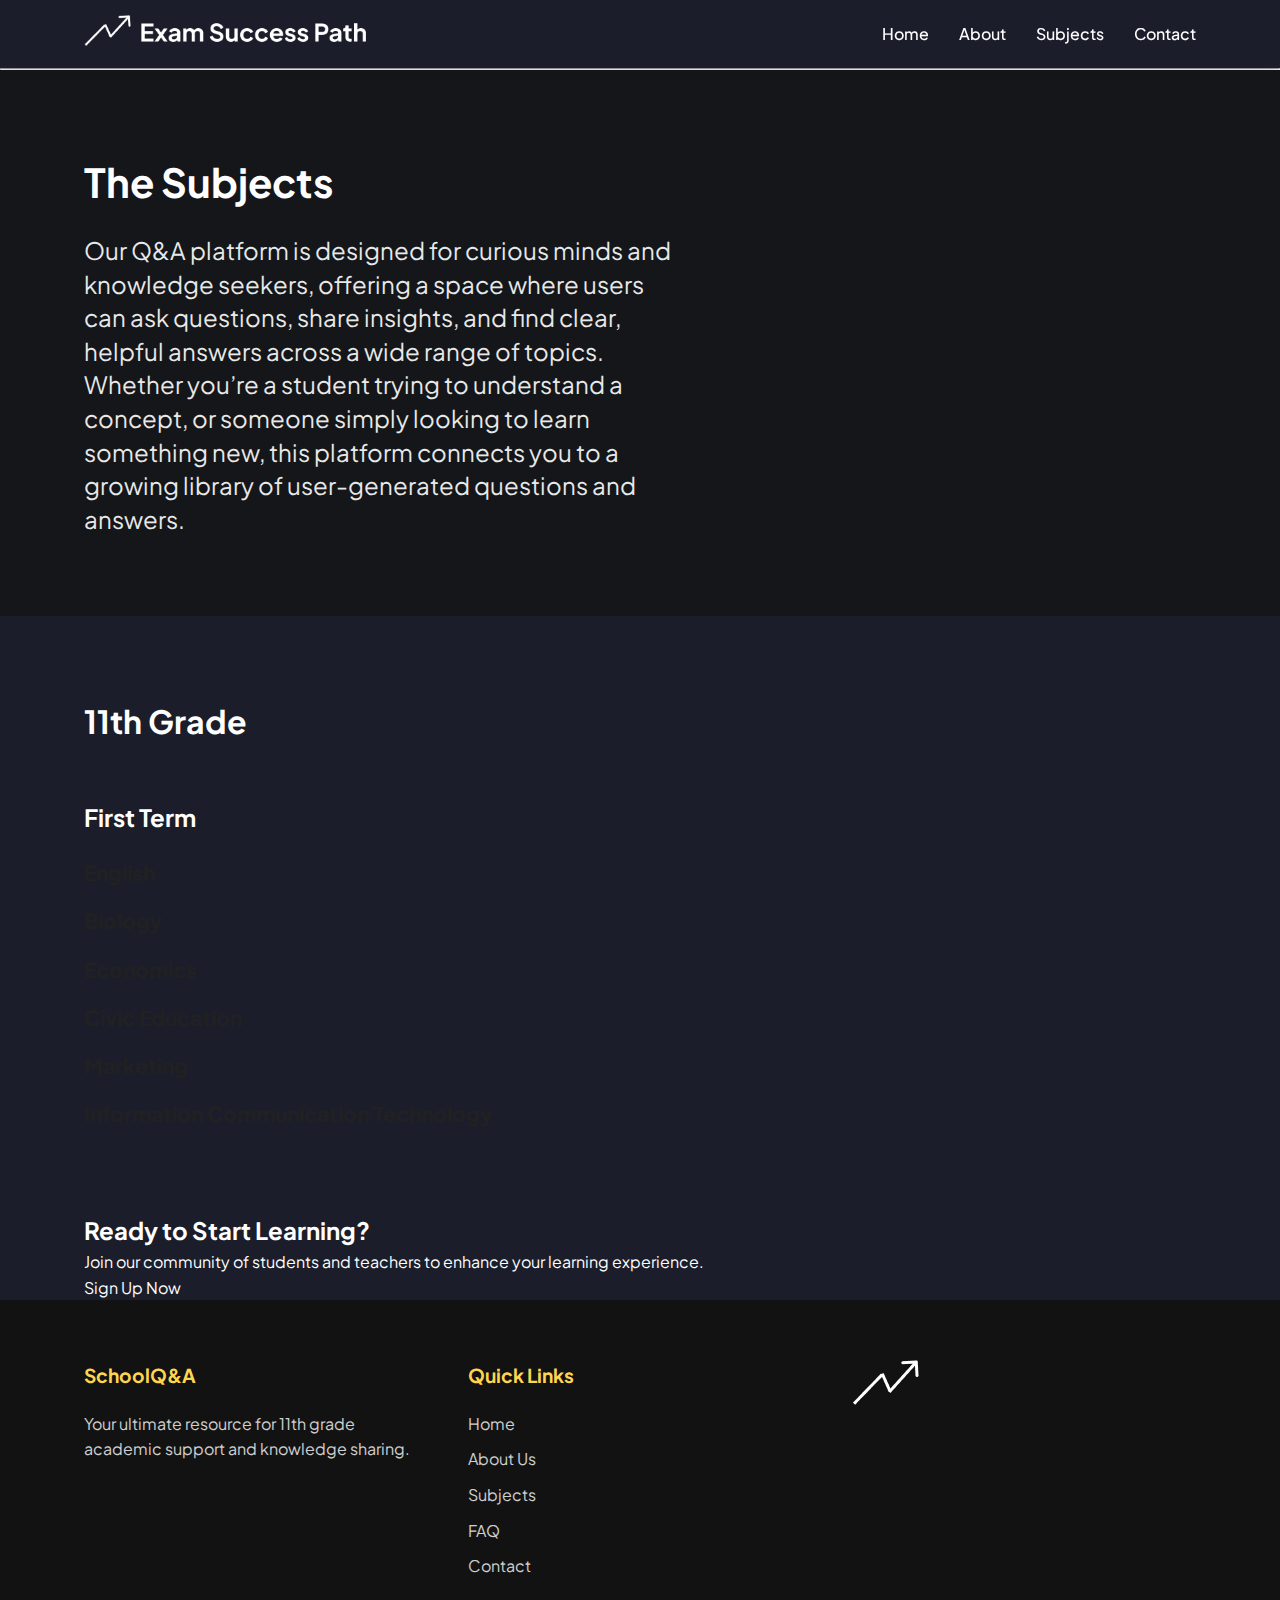
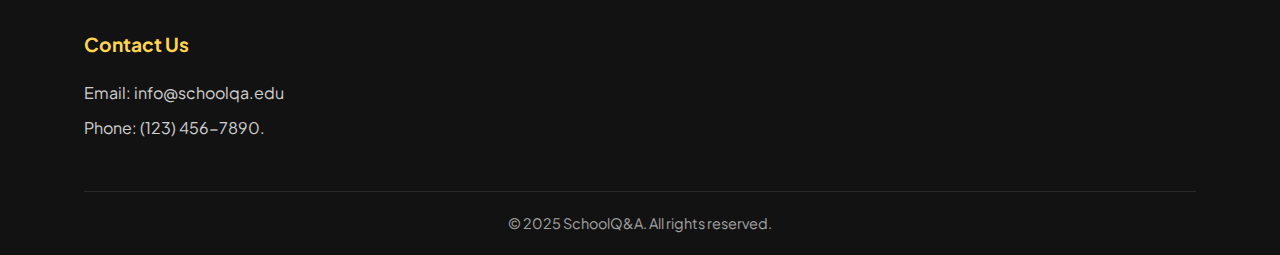
<file: index.html>
<!DOCTYPE html>
<html lang="en">
<head>
    <meta charset="UTF-8">
    <meta name="viewport" content="width=device-width, initial-scale=1.0">
    <title>11th Grade Q&A Platform</title>
    
    <link rel="preconnect" href="https://fonts.googleapis.com">
    <link rel="preconnect" href="https://fonts.gstatic.com" crossorigin>
    <link href="https://fonts.googleapis.com/css2?family=Poppins:wght@300;400;500;600;700&display=swap" rel="stylesheet">
    <link rel="preconnect" href="https://fonts.googleapis.com">
<link rel="preconnect" href="https://fonts.gstatic.com" crossorigin>
<link href="https://fonts.googleapis.com/css2?family=Inter:wght@100..900&family=Plus+Jakarta+Sans:ital,wght@0,200..800;1,200..800&display=swap" rel="stylesheet">
    <link rel="stylesheet" href="styles.css">
    <link rel="shortcut icon" href="./img/Vector.png" type="image/x-icon">
</head>
<body>
    <header>
        <div class="container">
            <div class="logo">
                <a href="index.html"><img src="./img/Logo.png" alt="" class="a-title" width="185" height="40"></a>
            </div>
            <nav>
                <ul>
                    <li><a href="#">Home</a></li>
                    <li><a href="#">About</a></li>
                    <li><a href="#">Subjects</a></li>
                    <li><a href="#">Contact</a></li>
                </ul>
            </nav>
        </div>
    </header>
    <hr>

    <section class="hero">
        <div class="container">
            <!-- <div class="grade-label">11th Grade</div> -->
            <h2>The Subjects</h2>
            <p class="description">Our Q&A platform is designed for curious minds and knowledge seekers, offering a space where users can ask questions, share insights, and find clear, helpful answers across a wide range of topics. Whether you’re a student trying to understand a concept, or someone simply looking to learn something new, this platform connects you to a growing library of user-generated questions and answers. </p>
           
            
        </div>
    </section>

    <section id="subjects" class="subjects">
        <div class="container">
            <h2>11th Grade</h2>
            <h3 class="term">First Term</h3>
            <div class="subjects-grid">
                <div class="subject-card">
                    <a href="#" class="subject-a"><h3>English</h3>
                    </a>
                    
                </div>
                <div class="subject-card">
                    <a href="#" class="subject-a"><h3>Biology</h3></a>
                </div>
                <div class="subject-card">
                    <a href="#" class="subject-a"><h3>Economics</h3></a>
                </div>
                <div class="subject-card">
                    <a href="#" class="subject-a"><h3>Civic Education</h3></a>
                </div>
               
                <div class="subject-card">
                   <a href="#" class="subject-a"><h3>Marketing</h3>  </a> 
                </div>
                <div class="subject-card">
                    
                    <a href="#" class="subject-a"><h3>Information Communication Technology</h3></a>
                </div>
            </div>
        </div>
    </section>

    <section class="cta">
        <div class="container">
            <h2>Ready to Start Learning?</h2>
            <p>Join our community of students and teachers to enhance your learning experience.</p>
            <a href="#" class="btn">Sign Up Now</a>
        </div>
    </section>

    <footer>
        <div class="container">
            <div class="footer-content">
                <div class="footer-section">
                    <h3>SchoolQ&A</h3>
                    <p>Your ultimate resource for 11th grade academic support and knowledge sharing.</p>
                </div>
                <div class="footer-section">
                    <h3>Quick Links</h3>
                    <ul>
                        <li><a href="#">Home</a></li>
                        <li><a href="#">About Us</a></li>
                        <li><a href="#">Subjects</a></li>
                        <li><a href="#">FAQ</a></li>
                        <li><a href="#">Contact</a></li>
                    </ul>
                </div>
                <img src="./img/Vector.png" alt="">
                <div class="footer-section">
                    <h3>Contact Us</h3>
                    <p>Email: info@schoolqa.edu</p>
                    <p>Phone: (123) 456-7890.</p>
                </div>
            </div>
            <div class="footer-bottom">
                <p>&copy; 2025 SchoolQ&A. All rights reserved.</p>
            </div>
        </div>
    </footer>
</body>
</html>
</file>
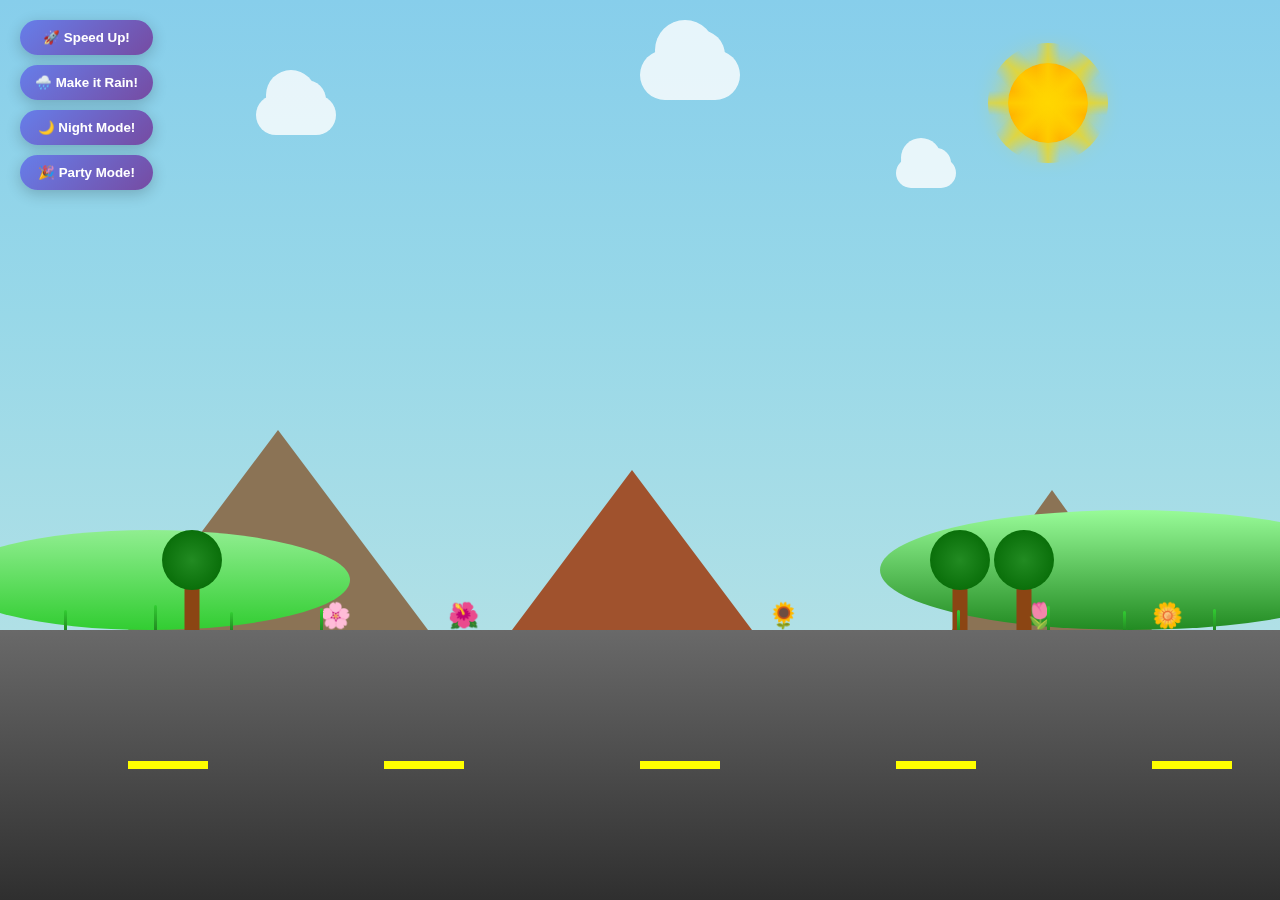
<file: Fun/index.html>
<!DOCTYPE html>
<html lang="en">
<head>
    <meta charset="UTF-8">
    <meta name="viewport" content="width=device-width, initial-scale=1.0">
    <title>🌞 Fun Animated Scenery 🚗</title>
    <link rel="stylesheet" href="scenery-styles.css">
</head>
<!-- And yes I do understand that this affect the speed of my page loading, but this is only and only just for fun I will remove it later on. -->
<body>
    <!-- Sky Background -->
    <div class="sky">
        <!-- Sun -->
        <div class="sun">
            <div class="sun-rays"></div>
        </div>
        
        <!-- Clouds -->
        <div class="cloud cloud1"></div>
        <div class="cloud cloud2"></div>
        <div class="cloud cloud3"></div>
        
        <!-- Birds -->
        <div class="bird bird1">🐦</div>
        <div class="bird bird2">🐦</div>
        <div class="bird bird3">🐦</div>
    </div>
    
    <!-- Mountains -->
    <div class="mountains">
        <div class="mountain mountain1"></div>
        <div class="mountain mountain2"></div>
        <div class="mountain mountain3"></div>
    </div>
    
    <!-- Hills and Grass -->
    <div class="hills">
        <div class="hill hill1"></div>
        <div class="hill hill2"></div>
    </div>
    
    <!-- Trees -->
    <div class="trees">
        <div class="tree tree1">
            <div class="trunk"></div>
            <div class="leaves"></div>
        </div>
        <div class="tree tree2">
            <div class="trunk"></div>
            <div class="leaves"></div>
        </div>
        <div class="tree tree3">
            <div class="trunk"></div>
            <div class="leaves"></div>
        </div>
    </div>
    
    <!-- Flowers -->
    <div class="flowers">
        <div class="flower flower1">🌸</div>
        <div class="flower flower2">🌺</div>
        <div class="flower flower3">🌻</div>
        <div class="flower flower4">🌷</div>
        <div class="flower flower5">🌼</div>
    </div>
    
    <!-- Road -->
    <div class="road">
        <div class="lane-marking lane1"></div>
        <div class="lane-marking lane2"></div>
        <div class="lane-marking lane3"></div>
        <div class="lane-marking lane4"></div>
        <div class="lane-marking lane5"></div>
    </div>
    
    <!-- Cars -->
    <div class="car car1">
        <div class="car-body"></div>
        <div class="car-roof"></div>
        <div class="wheel wheel-front"></div>
        <div class="wheel wheel-back"></div>
        <div class="car-window"></div>
        <div class="car-light"></div>
    </div>
    
    <div class="car car2">
        <div class="car-body"></div>
        <div class="car-roof"></div>
        <div class="wheel wheel-front"></div>
        <div class="wheel wheel-back"></div>
        <div class="car-window"></div>
        <div class="car-light"></div>
    </div>
    
    <!-- Grass -->
    <div class="grass">
        <div class="grass-blade grass1"></div>
        <div class="grass-blade grass2"></div>
        <div class="grass-blade grass3"></div>
        <div class="grass-blade grass4"></div>
        <div class="grass-blade grass5"></div>
        <div class="grass-blade grass6"></div>
        <div class="grass-blade grass7"></div>
        <div class="grass-blade grass8"></div>
    </div>
    
    <!-- Fun Controls -->
    <div class="controls">
        <button id="speedBtn" class="control-btn">🚀 Speed Up!</button>
        <button id="rainBtn" class="control-btn">🌧️ Make it Rain!</button>
        <button id="nightBtn" class="control-btn">🌙 Night Mode!</button>
        <button id="partyBtn" class="control-btn">🎉 Party Mode!</button>
    </div>
    
    <!-- Rain (hidden by default) -->
    <div class="rain" id="rain">
        <div class="raindrop"></div>
        <div class="raindrop"></div>
        <div class="raindrop"></div>
        <div class="raindrop"></div>
        <div class="raindrop"></div>
        <div class="raindrop"></div>
        <div class="raindrop"></div>
        <div class="raindrop"></div>
        <div class="raindrop"></div>
        <div class="raindrop"></div>
    </div>
    
    <script src="scenery-script.js"></script>
</body>
</html>
</file>
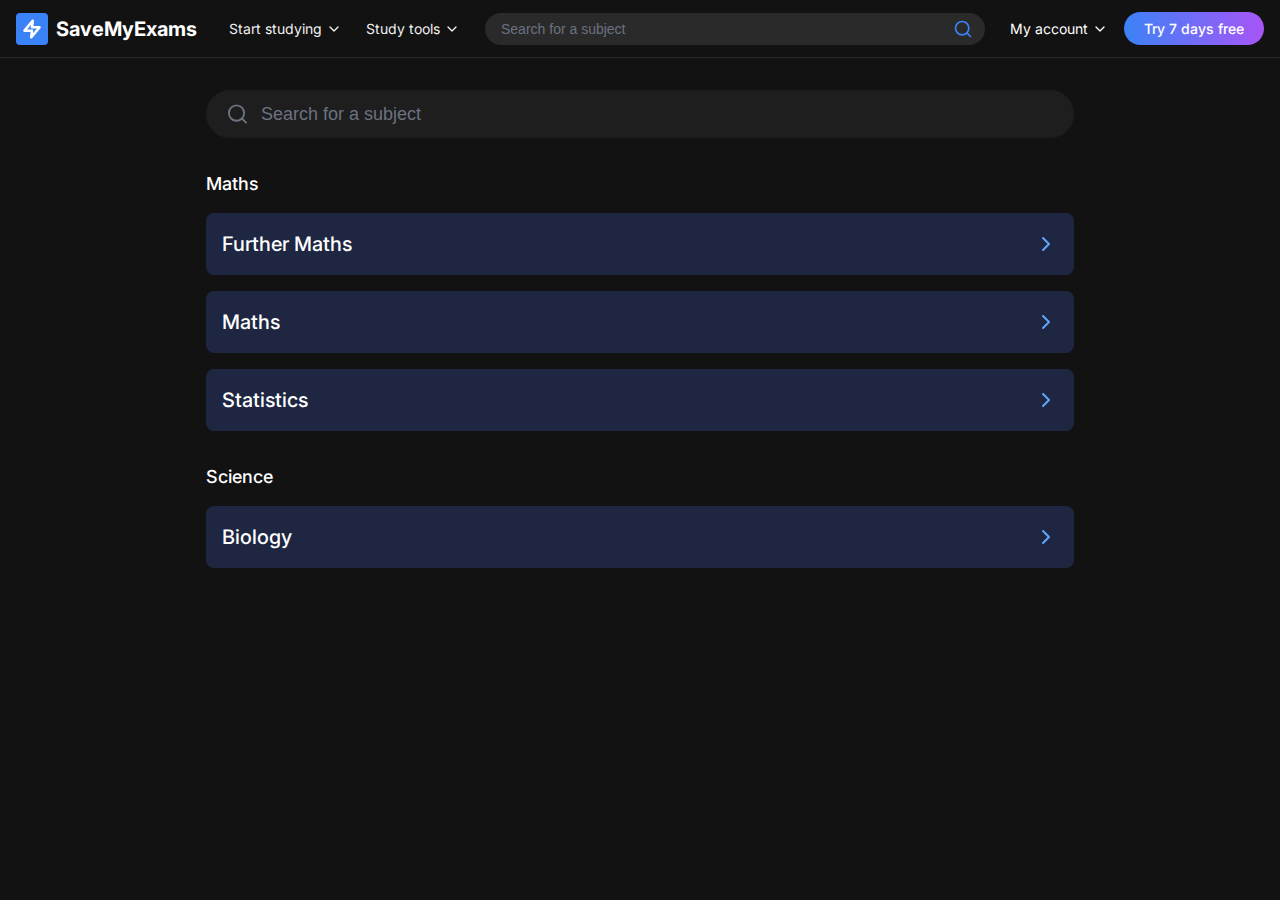
<file: ai.html>
<!DOCTYPE html>
<html lang="en">
<head>
    <meta charset="UTF-8">
    <meta name="viewport" content="width=device-width, initial-scale=1.0">
    <title>SaveMyExams</title>
    <link rel="stylesheet" href="aistyles.css">
    <link href="https://fonts.googleapis.com/css2?family=Inter:wght@400;500;600;700&display=swap" rel="stylesheet">
</head>
<body>
    <!-- Navigation Bar -->
    <header class="navbar">
        <div class="container">
            <div class="nav-left">
                <!-- Logo -->
                <a href="#" class="logo">
                    <div class="logo-icon">
                        <svg xmlns="http://www.w3.org/2000/svg" viewBox="0 0 24 24" fill="none" stroke="currentColor" stroke-width="3" stroke-linecap="round" stroke-linejoin="round">
                            <path d="M13 2L3 14h9l-1 8 10-12h-9l1-8z" />
                        </svg>
                    </div>
                    <span class="logo-text">SaveMyExams</span>
                </a>

                <!-- Dropdown Menus -->
                <div class="nav-dropdowns">
                    <button class="dropdown-btn">
                        Start studying
                        <svg class="chevron-down" xmlns="http://www.w3.org/2000/svg" viewBox="0 0 24 24" fill="none" stroke="currentColor" stroke-width="2" stroke-linecap="round" stroke-linejoin="round">
                            <polyline points="6 9 12 15 18 9"></polyline>
                        </svg>
                    </button>
                    <button class="dropdown-btn">
                        Study tools
                        <svg class="chevron-down" xmlns="http://www.w3.org/2000/svg" viewBox="0 0 24 24" fill="none" stroke="currentColor" stroke-width="2" stroke-linecap="round" stroke-linejoin="round">
                            <polyline points="6 9 12 15 18 9"></polyline>
                        </svg>
                    </button>
                </div>
            </div>

            <!-- Search Bar -->
            <div class="nav-search">
                <input type="text" placeholder="Search for a subject" class="search-input">
                <svg class="search-icon" xmlns="http://www.w3.org/2000/svg" viewBox="0 0 24 24" fill="none" stroke="currentColor" stroke-width="2" stroke-linecap="round" stroke-linejoin="round">
                    <circle cx="11" cy="11" r="8"></circle>
                    <line x1="21" y1="21" x2="16.65" y2="16.65"></line>
                </svg>
            </div>

            <!-- Account and CTA -->
            <div class="nav-right">
                <button class="account-btn">
                    My account
                    <svg class="chevron-down" xmlns="http://www.w3.org/2000/svg" viewBox="0 0 24 24" fill="none" stroke="currentColor" stroke-width="2" stroke-linecap="round" stroke-linejoin="round">
                        <polyline points="6 9 12 15 18 9"></polyline>
                    </svg>
                </button>
                <button class="cta-btn">Try 7 days free</button>
            </div>
        </div>
    </header>

    <!-- Main Content -->
    <main class="main-content">
        <!-- Large Search Bar -->
        <div class="large-search">
            <svg class="search-icon" xmlns="http://www.w3.org/2000/svg" viewBox="0 0 24 24" fill="none" stroke="currentColor" stroke-width="2" stroke-linecap="round" stroke-linejoin="round">
                <circle cx="11" cy="11" r="8"></circle>
                <line x1="21" y1="21" x2="16.65" y2="16.65"></line>
            </svg>
            <input type="text" placeholder="Search for a subject" class="search-input">
        </div>

        <!-- Subject Categories -->
        <div class="subject-categories">
            <!-- Maths Section -->
            <div class="subject-section">
                <h2 class="section-title">Maths</h2>
                <div class="subject-list">
                    <a href="#" class="subject-item">
                        <span class="subject-name">Further Maths</span>
                        <svg class="chevron-right" xmlns="http://www.w3.org/2000/svg" viewBox="0 0 24 24" fill="none" stroke="currentColor" stroke-width="2" stroke-linecap="round" stroke-linejoin="round">
                            <polyline points="9 18 15 12 9 6"></polyline>
                        </svg>
                    </a>
                    <a href="#" class="subject-item">
                        <span class="subject-name">Maths</span>
                        <svg class="chevron-right" xmlns="http://www.w3.org/2000/svg" viewBox="0 0 24 24" fill="none" stroke="currentColor" stroke-width="2" stroke-linecap="round" stroke-linejoin="round">
                            <polyline points="9 18 15 12 9 6"></polyline>
                        </svg>
                    </a>
                    <a href="#" class="subject-item">
                        <span class="subject-name">Statistics</span>
                        <svg class="chevron-right" xmlns="http://www.w3.org/2000/svg" viewBox="0 0 24 24" fill="none" stroke="currentColor" stroke-width="2" stroke-linecap="round" stroke-linejoin="round">
                            <polyline points="9 18 15 12 9 6"></polyline>
                        </svg>
                    </a>
                </div>
            </div>

            <!-- Science Section -->
            <div class="subject-section">
                <h2 class="section-title">Science</h2>
                <div class="subject-list">
                    <a href="#" class="subject-item">
                        <span class="subject-name">Biology</span>
                        <svg class="chevron-right" xmlns="http://www.w3.org/2000/svg" viewBox="0 0 24 24" fill="none" stroke="currentColor" stroke-width="2" stroke-linecap="round" stroke-linejoin="round">
                            <polyline points="9 18 15 12 9 6"></polyline>
                        </svg>
                    </a>
                </div>
            </div>
        </div>
    </main>
</body>
</html>
</file>
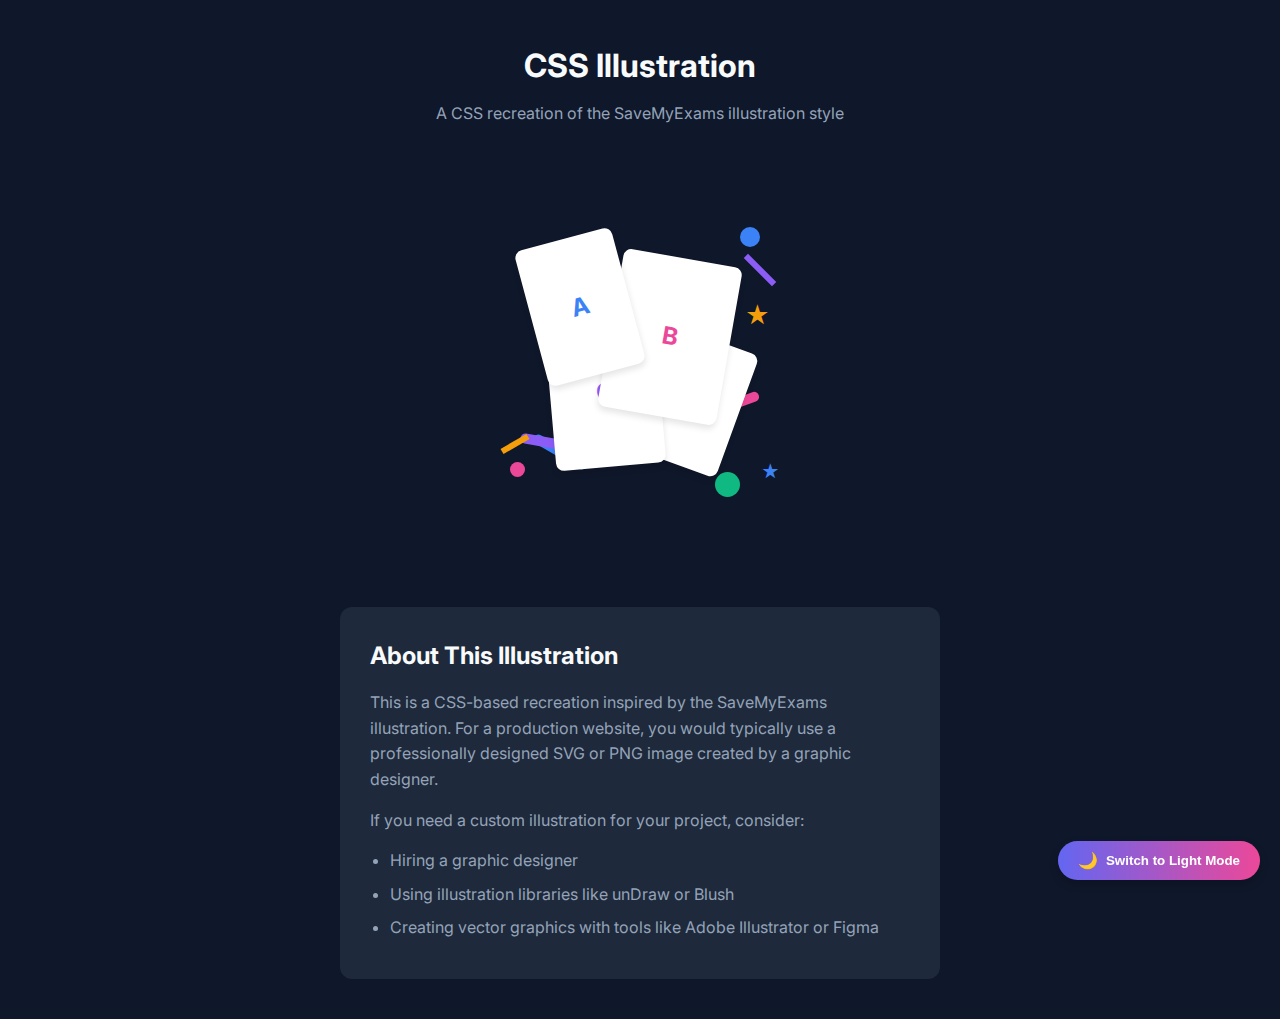
<file: aitest.html>
<!DOCTYPE html>
<html lang="en">
<head>
    <meta charset="UTF-8">
    <meta name="viewport" content="width=device-width, initial-scale=1.0">
    <title>SaveMyExams Style Illustration</title>
    <link rel="stylesheet" href="aiteststyles.css">
    <link href="https://fonts.googleapis.com/css2?family=Inter:wght@400;500;600;700&display=swap" rel="stylesheet">
</head>
<body>
    <div class="container">
        <h1>CSS Illustration</h1>
        <p>A CSS recreation of the SaveMyExams illustration style</p>
        
        <div class="illustration-container">
            <div class="illustration">
                <!-- Papers with letters -->
                <div class="paper paper-1">
                    <span>A</span>
                </div>
                <div class="paper paper-2">
                    <span>B</span>
                </div>
                <div class="paper paper-3">
                    <span>C</span>
                </div>
                <div class="paper paper-4">
                    <span>D</span>
                </div>
                <!-- Add this right before the closing </body> tag -->
<div class="theme-toggle-container">
    <button id="themeToggle" class="theme-toggle">
        <span class="toggle-icon light-icon">☀️</span>
        <span class="toggle-icon dark-icon">🌙</span>
        <span class="toggle-text">Switch to Light Mode</span>
    </button>
</div>
                
                <!-- Decorative elements -->
                <div class="decoration dot-1"></div>
                <div class="decoration dot-2"></div>
                <div class="decoration dot-3"></div>
                <div class="decoration line-1"></div>
                <div class="decoration line-2"></div>
                <div class="decoration star-1">★</div>
                <div class="decoration star-2">★</div>
                
                <!-- Colored stripes -->
                <div class="stripe stripe-1"></div>
                <div class="stripe stripe-2"></div>
                <div class="stripe stripe-3"></div>
            </div>
        </div>
        
        <div class="info-box">
            <h2>About This Illustration</h2>
            <p>This is a CSS-based recreation inspired by the SaveMyExams illustration. For a production website, you would typically use a professionally designed SVG or PNG image created by a graphic designer.</p>
            <p>If you need a custom illustration for your project, consider:</p>
            <ul>
                <li>Hiring a graphic designer</li>
                <li>Using illustration libraries like unDraw or Blush</li>
                <li>Creating vector graphics with tools like Adobe Illustrator or Figma</li>
            </ul>
        </div>
    </div>
  
</body>
</html>
</file>
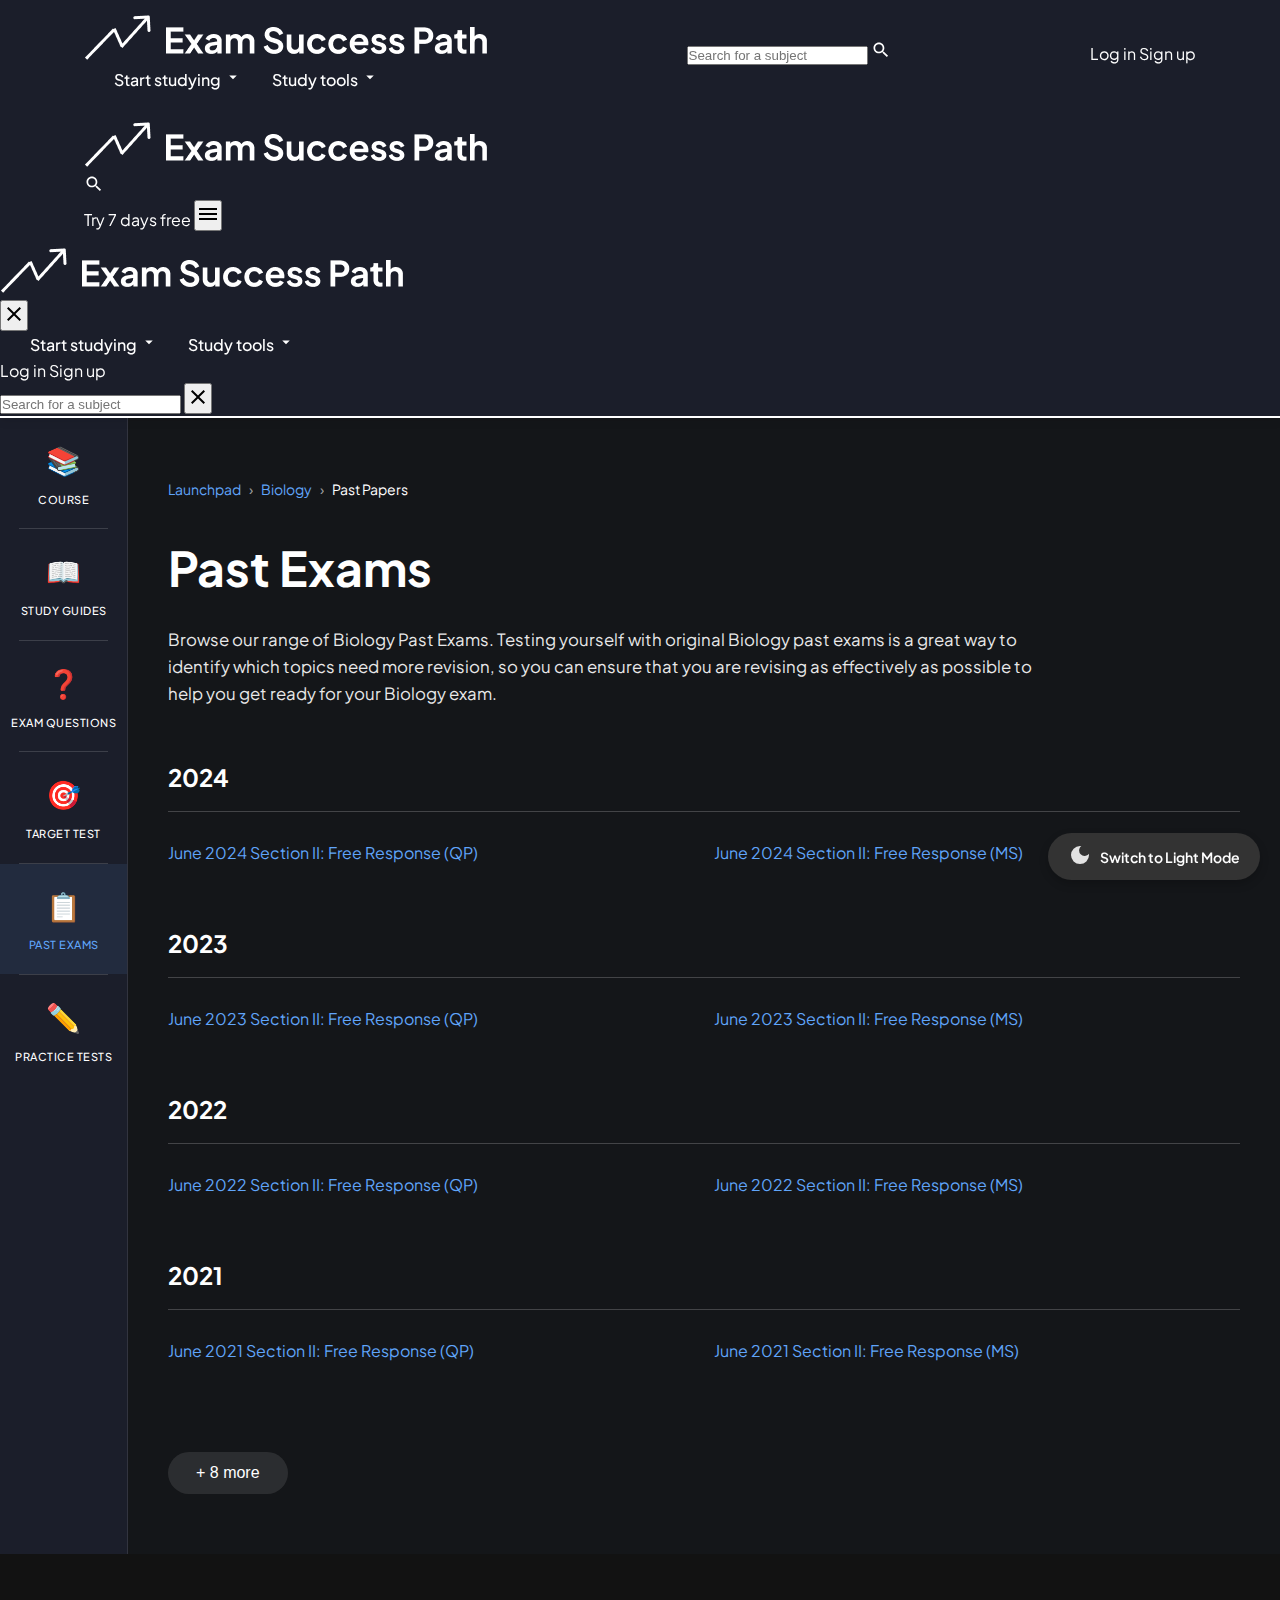
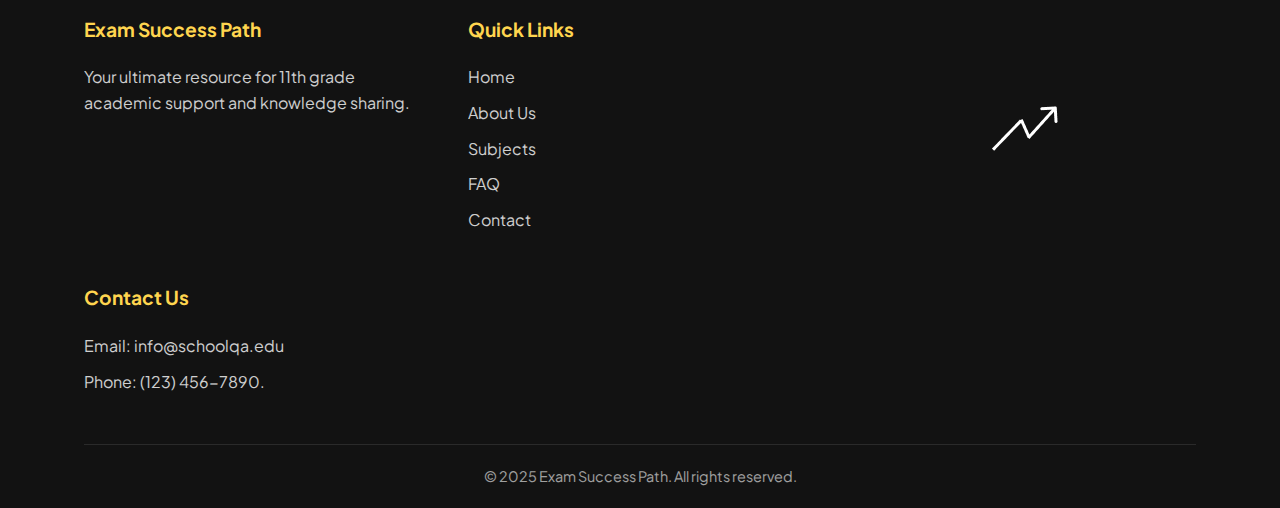
<file: biology-pastpapers.html>
<!DOCTYPE html>
<html lang="en" data-theme="dark">
<head>
    <meta charset="UTF-8">
    <meta name="viewport" content="width=device-width, initial-scale=1.0">
    <title>Past Exams - Exam Success Path</title>
    
    <link rel="preconnect" href="https://fonts.googleapis.com">
    <link rel="preconnect" href="https://fonts.gstatic.com" crossorigin>
    <link href="https://fonts.googleapis.com/css2?family=Plus+Jakarta+Sans:ital,wght@0,200..800;1,200..800&display=swap" rel="stylesheet">
    <link rel="stylesheet" href="styles.css">
    <link rel="stylesheet" href="biology-pastpaperstyles.css">
    <link rel="icon" href="./img/favicon.ico" type="image/x-icon">
</head>
<body>   
    <header>
        <!-- Desktop Header (displays above 1020px) -->
        <div class="desktop-header">
            <div class="container">
                <div class="header-left">
                    <div class="logo">
                        <a href="index.html" class="logo-link">
                            <img src="./img/Logo.png" alt="Exam Success Path" class="logo-image dark-logo">
                            <img src="./img/lightmode-logo.png" alt="Exam Success Path" class="logo-image light-logo">
                        </a>
                    </div>
                    <nav>
                        <ul>
                            <li><a href="#" class="nav-dropdown">Start studying <svg class="dropdown-icon" xmlns="http://www.w3.org/2000/svg" viewBox="0 0 24 24" width="18" height="18"><path fill="currentColor" d="M7 10l5 5 5-5z"/></svg></a></li>
                            <li><a href="#" class="nav-dropdown">Study tools <svg class="dropdown-icon" xmlns="http://www.w3.org/2000/svg" viewBox="0 0 24 24" width="18" height="18"><path fill="currentColor" d="M7 10l5 5 5-5z"/></svg></a></li>
                        </ul>
                    </nav>
                </div>
                
                <div class="header-search">
                    <input type="text" placeholder="Search for a subject" class="search-input">
                    <svg class="search-icon" xmlns="http://www.w3.org/2000/svg" viewBox="0 0 24 24" width="20" height="20">
                        <path fill="currentColor" d="M15.5 14h-.79l-.28-.27C15.41 12.59 16 11.11 16 9.5 16 5.91 13.09 3 9.5 3S3 5.91 3 9.5 5.91 16 9.5 16c1.61 0 3.09-.59 4.23-1.57l.27.28v.79l5 4.99L20.49 19l-4.99-5zm-6 0C7.01 14 5 11.99 5 9.5S7.01 5 9.5 5 14 7.01 14 9.5 11.99 14 9.5 14z"/>
                    </svg>
                </div>
                
                <div class="header-right">
                    <a href="#" class="login-btn">Log in</a>
                    <a href="#" class="signup-btn">Sign up</a>
                </div>
            </div>
        </div>
        
        <!-- Mobile Header (displays below 1020px) -->
        <div class="mobile-header">
            <div class="container">
                <div class="mobile-header-wrapper">
                    <div class="logo">
                        <a href="index.html" class="logo-link">
                            <img src="./img/Logo.png" alt="Exam Success Path" class="logo-image dark-logo">
                            <img src="./img/lightmode-logo.png" alt="Exam Success Path" class="logo-image light-logo">
                        </a>
                    </div>
                    
                    <div class="mobile-actions">
                        <div class="search-icon-container">
                            <svg class="search-icon" xmlns="http://www.w3.org/2000/svg" viewBox="0 0 24 24" width="20" height="20">
                                <path fill="currentColor" d="M15.5 14h-.79l-.28-.27C15.41 12.59 16 11.11 16 9.5 16 5.91 13.09 3 9.5 3S3 5.91 3 9.5 5.91 16 9.5 16c1.61 0 3.09-.59 4.23-1.57l.27.28v.79l5 4.99L20.49 19l-4.99-5zm-6 0C7.01 14 5 11.99 5 9.5S7.01 5 9.5 5 14 7.01 14 9.5 11.99 14 9.5 14z"/>
                            </svg>
                        </div>
                        
                        <a href="#" class="try-free-btn">Try 7 days free</a>
                        
                        <button class="mobile-menu-toggle">
                            <svg xmlns="http://www.w3.org/2000/svg" viewBox="0 0 24 24" width="24" height="24">
                                <path fill="currentColor" d="M3 18h18v-2H3v2zm0-5h18v-2H3v2zm0-7v2h18V6H3z"/>
                            </svg>
                        </button>
                    </div>
                </div>
            </div>
        </div>
        
        <!-- Mobile menu overlay -->
        <div class="mobile-menu-overlay">
            <div class="mobile-menu-container">
                <div class="mobile-menu-header">
                    <div class="logo">
                        <a href="index.html" class="logo-link">
                            <img src="./img/Logo.png" alt="Exam Success Path" class="logo-image dark-logo">
                            <img src="./img/lightmode-logo.png" alt="Exam Success Path" class="logo-image light-logo">
                        </a>
                    </div>
                    <button class="close-menu">
                        <svg xmlns="http://www.w3.org/2000/svg" viewBox="0 0 24 24" width="24" height="24">
                            <path fill="currentColor" d="M19 6.41L17.59 5 12 10.59 6.41 5 5 6.41 10.59 12 5 17.59 6.41 19 12 13.41 17.59 19 19 17.59 13.41 12z"/>
                        </svg>
                    </button>
                </div>
                <nav class="mobile-nav">
                    <ul>
                        <li><a href="#" class="nav-dropdown">Start studying <svg class="dropdown-icon" xmlns="http://www.w3.org/2000/svg" viewBox="0 0 24 24" width="18" height="18"><path fill="currentColor" d="M7 10l5 5 5-5z"/></svg></a></li>
                        <li><a href="#" class="nav-dropdown">Study tools <svg class="dropdown-icon" xmlns="http://www.w3.org/2000/svg" viewBox="0 0 24 24" width="18" height="18"><path fill="currentColor" d="M7 10l5 5 5-5z"/></svg></a></li>
                    </ul>
                </nav>
                <div class="mobile-menu-actions">
                    <a href="#" class="login-btn">Log in</a>
                    <a href="#" class="signup-btn">Sign up</a>
                </div>
            </div>
        </div>
        
        <!-- Mobile search overlay -->
        <div class="mobile-search-overlay">
            <div class="search-container">
                <input type="text" placeholder="Search for a subject" class="search-input">
                <button class="close-search">
                    <svg xmlns="http://www.w3.org/2000/svg" viewBox="0 0 24 24" width="24" height="24">
                        <path fill="currentColor" d="M19 6.41L17.59 5 12 10.59 6.41 5 5 6.41 10.59 12 5 17.59 6.41 19 12 13.41 17.59 19 19 17.59 13.41 12z"/>
                    </svg>
                </button>
            </div>
        </div>
        
        <div class="hr"></div>
    </header>

    <!-- Main Content with Sidebar -->
    <div class="past-exams-wrapper">
        <!-- Sidebar Toggle Button for Mobile -->
        <button class="sidebar-toggle-btn" id="sidebarToggle">
            <svg xmlns="http://www.w3.org/2000/svg" viewBox="0 0 24 24" width="24" height="24">
                <path fill="currentColor" d="M3 18h18v-2H3v2zm0-5h18v-2H3v2zm0-7v2h18V6H3z"/>
            </svg>
        </button>

        <!-- Sidebar -->
        <aside class="past-exams-sidebar" id="pastExamsSidebar">
            <div class="sidebar-content">
                <div class="sidebar-item">
                    <div class="sidebar-icon">📚</div>
                    <span class="sidebar-label">Course</span>
                </div>
                <hr class="sidebar-divider">

                <div class="sidebar-item">
                    <div class="sidebar-icon">📖</div>
                    <span class="sidebar-label">Study Guides</span>
                </div>
                <hr class="sidebar-divider">

                <div class="sidebar-item">
                    <div class="sidebar-icon">❓</div>
                    <span class="sidebar-label">Exam Questions</span>
                </div>
                <hr class="sidebar-divider">

                <div class="sidebar-item">
                    <div class="sidebar-icon">🎯</div>
                    <span class="sidebar-label">Target Test</span>
                </div>
                <hr class="sidebar-divider">

                <div class="sidebar-item active">
                    <div class="sidebar-icon">📋</div>
                    <span class="sidebar-label">Past Exams</span>
                </div>
                <hr class="sidebar-divider">

                <div class="sidebar-item">
                    <div class="sidebar-icon">✏️</div>
                    <span class="sidebar-label">Practice Tests</span>
                </div>
            </div>
        </aside>

        <!-- Main Content Area -->
        <main class="past-exams-main">
            <!-- Breadcrumb -->
            <div class="breadcrumb">
                <a href="#" class="breadcrumb-link">Launchpad</a>
                <span class="breadcrumb-separator">›</span>
                <a href="#" class="breadcrumb-link">Biology</a>
                <span class="breadcrumb-separator">›</span>
                <span class="breadcrumb-current">Past Papers</span>
            </div>

            <!-- Page Header -->
            <div class="past-exams-header">
                <h1>Past Exams</h1>
                <p class="past-exams-description">Browse our range of Biology Past Exams. Testing yourself with original Biology past exams is a great way to identify which topics need more revision, so you can ensure that you are revising as effectively as possible to help you get ready for your Biology exam.</p>
            </div>

            <!-- Removed exam-tabs section (Exam Papers, Scoring Guidelines, More Resources tabs) -->
            <!-- Removed all tab-content divs and only kept exam papers content -->

            <!-- Exam Papers Content -->
            <div class="exam-papers-content">
                <div class="year-section">
                    <h3 class="year-title">2024</h3>
                    <div class="exam-links">
                        <a href="#" class="exam-link">June 2024 Section II: Free Response (QP)</a>
                        <a href="#" class="exam-link">June 2024 Section II: Free Response (MS)</a>
                    </div>
                </div>

                <div class="year-section">
                    <h3 class="year-title">2023</h3>
                    <div class="exam-links">
                        <a href="#" class="exam-link">June 2023 Section II: Free Response (QP)</a>
                        <a href="#" class="exam-link">June 2023 Section II: Free Response (MS)</a>
                    </div>
                </div>

                <div class="year-section">
                    <h3 class="year-title">2022</h3>
                    <div class="exam-links">
                        <a href="#" class="exam-link">June 2022 Section II: Free Response (QP)</a>
                        <a href="#" class="exam-link">June 2022 Section II: Free Response (MS)</a>
                    </div>
                </div>

                <div class="year-section">
                    <h3 class="year-title">2021</h3>
                    <div class="exam-links">
                        <a href="#" class="exam-link">June 2021 Section II: Free Response (QP)</a>
                        <a href="#" class="exam-link">June 2021 Section II: Free Response (MS)</a>
                    </div>
                </div>

                <button class="load-more-btn">+ 8 more</button>
            </div>
        </main>
    </div>

    <footer>
        <div class="container">
            <div class="footer-content">
                <div class="footer-section">
                    <h3>Exam Success Path</h3>
                    <p>Your ultimate resource for 11th grade academic support and knowledge sharing.</p>
                </div>
                <div class="footer-section">
                    <h3>Quick Links</h3>
                    <ul>
                        <li><a href="#">Home</a></li>
                        <li><a href="#">About Us</a></li>
                        <li><a href="#">Subjects</a></li>
                        <li><a href="#">FAQ</a></li>
                        <li><a href="#">Contact</a></li>
                    </ul>
                </div>
                <!-- Theme-dependent logo -->
                <div class="theme-logo">
                    <img src="./img/Vector.png" alt="Logo" class="dark-logo">
                    <img src="./img/Vectordark.png" alt="Logo" class="light-logo">
                </div>
                <div class="footer-section">
                    <h3>Contact Us</h3>
                    <p>Email: info@schoolqa.edu</p>
                    <p>Phone: (123) 456-7890.</p>
                </div>
            </div>
            <div class="footer-bottom">
                <p>&copy; 2025 Exam Success Path. All rights reserved.</p>
            </div>
        </div>
    </footer>

    <!-- Theme Toggle Button -->
    <div class="theme-toggle-container">
        <button id="themeToggle" class="theme-toggle">
            <div class="toggle-icon light-icon">
                <svg xmlns="http://www.w3.org/2000/svg" height="24px" viewBox="0 -960 960 960" width="24px" fill="currentColor">
                    <path d="M480-280q-83 0-141.5-58.5T280-480q0-83 58.5-141.5T480-680q83 0 141.5 58.5T680-480q0 83-58.5 141.5T480-280ZM200-440H40v-80h160v80Zm720 0H760v-80h160v80ZM440-760v-160h80v160h-80Zm0 720v-160h80v160h-80ZM256-650l-101-97 57-59 96 100-52 56Zm492 496-97-101 53-55 101 97-57 59Zm-98-550 97-101 59 57-100 96-56-52ZM154-212l101-97 55 53-97 101-59-57Z"/>
                </svg>
            </div>
            <div class="toggle-icon dark-icon">
                <svg xmlns="http://www.w3.org/2000/svg" height="24px" viewBox="0 -960 960 960" width="24px" fill="currentColor">
                    <path d="M480-120q-150 0-255-105T120-480q0-150 105-255t255-105q14 0 27.5 1t26.5 3q-41 29-65.5 75.5T444-660q0 90 63 153t153 63q55 0 101-24.5t75-65.5q2 13 3 26.5t1 27.5q0 150-105 255T480-120Z"/>
                </svg>
            </div>
            <span class="toggle-text"></span>
        </button>
    </div>
    
    <script src="script.js"></script>
    <script src="past-exams.js"></script>
</body>
</html>
</file>
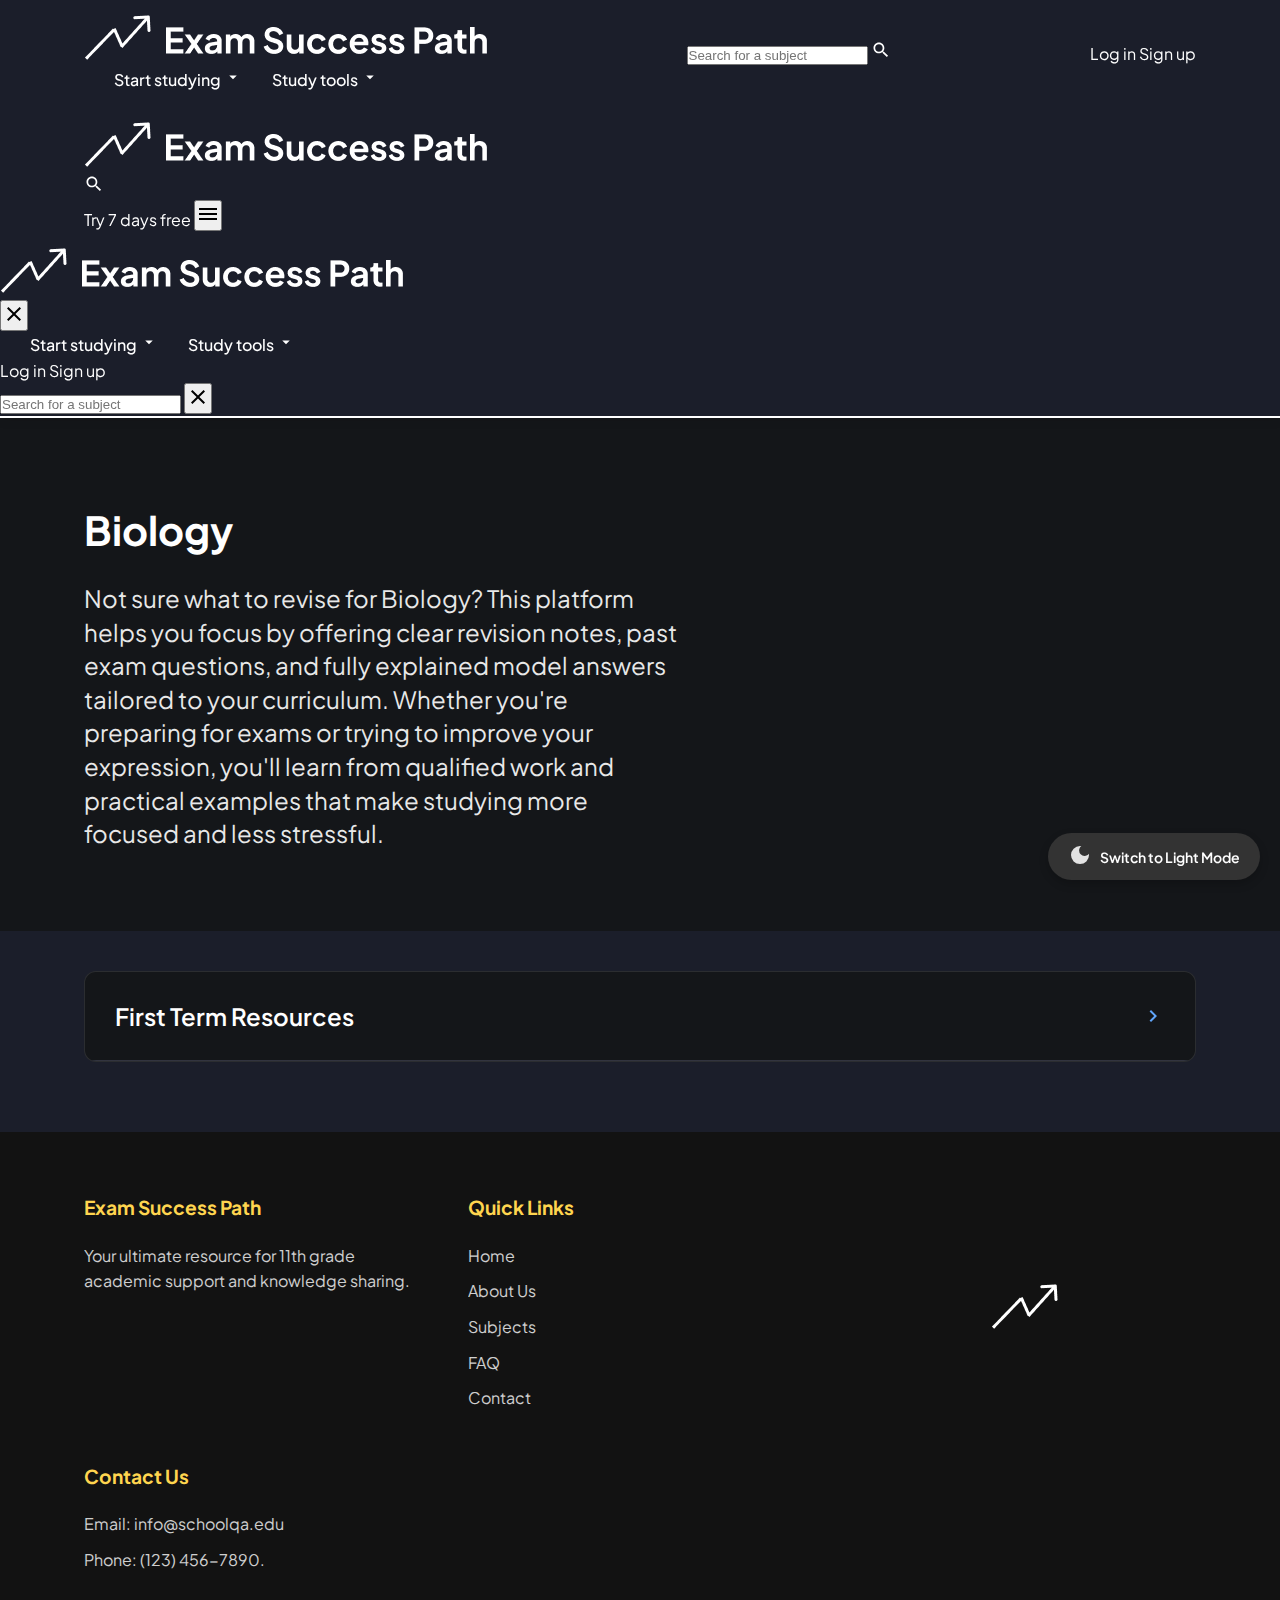
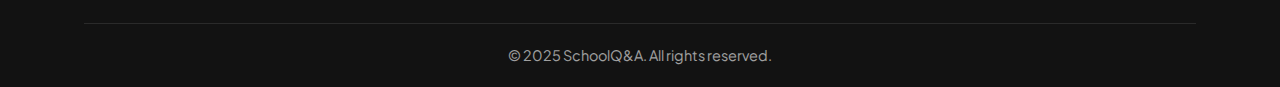
<file: biology.html>
<!DOCTYPE html>
<html lang="en" data-theme="dark">
<head>
    <meta charset="UTF-8">
    <meta name="viewport" content="width=device-width, initial-scale=1.0">
    <title>Exam Success Path - Biology</title>
    
    <link rel="preconnect" href="https://fonts.googleapis.com">
    <link rel="preconnect" href="https://fonts.gstatic.com" crossorigin>
    <link href="https://fonts.googleapis.com/css2?family=Poppins:wght@300;400;500;600;700&display=swap" rel="stylesheet">
    <link rel="preconnect" href="https://fonts.googleapis.com">
    <link rel="preconnect" href="https://fonts.gstatic.com" crossorigin>
    <link href="https://fonts.googleapis.com/css2?family=Inter:wght@100..900&family=Plus+Jakarta+Sans:ital,wght@0,200..800;1,200..800&display=swap" rel="stylesheet">
    <link rel="stylesheet" href="styles.css">
    <link rel="stylesheet" href="biologystyles.css">
    <link rel="icon" href="/img/favicon.ico" type="image/x-icon">
</head>
<body>
    <header>
        <!-- Desktop Header (displays above 1020px) -->
        <div class="desktop-header">
            <div class="container">
                <div class="header-left">
                    <div class="logo">
                        <a href="index.html" class="logo-link">
                            <img src="./img/Logo.png" alt="Exam Success Path" class="logo-image dark-logo">
                            <img src="./img/lightmode-logo.png" alt="Exam Success Path" class="logo-image light-logo">
                        </a>
                    </div>
                    <nav>
                        <ul>
                            <li><a href="#" class="nav-dropdown">Start studying <svg class="dropdown-icon" xmlns="http://www.w3.org/2000/svg" viewBox="0 0 24 24" width="18" height="18"><path fill="currentColor" d="M7 10l5 5 5-5z"/></svg></a></li>
                            <li><a href="#" class="nav-dropdown">Study tools <svg class="dropdown-icon" xmlns="http://www.w3.org/2000/svg" viewBox="0 0 24 24" width="18" height="18"><path fill="currentColor" d="M7 10l5 5 5-5z"/></svg></a></li>
                        </ul>
                    </nav>
                </div>
                
                <div class="header-search">
                    <input type="text" placeholder="Search for a subject" class="search-input">
                    <svg class="search-icon" xmlns="http://www.w3.org/2000/svg" viewBox="0 0 24 24" width="20" height="20">
                        <path fill="currentColor" d="M15.5 14h-.79l-.28-.27C15.41 12.59 16 11.11 16 9.5 16 5.91 13.09 3 9.5 3S3 5.91 3 9.5 5.91 16 9.5 16c1.61 0 3.09-.59 4.23-1.57l.27.28v.79l5 4.99L20.49 19l-4.99-5zm-6 0C7.01 14 5 11.99 5 9.5S7.01 5 9.5 5 14 7.01 14 9.5 11.99 14 9.5 14z"/>
                    </svg>
                </div>
                
                <div class="header-right">
                    <a href="#" class="login-btn">Log in</a>
                    <a href="#" class="signup-btn">Sign up</a>
                </div>
            </div>
        </div>
        
        <!-- Mobile Header (displays below 1020px) -->
        <div class="mobile-header">
            <div class="container">
                <div class="mobile-header-wrapper">
                    <div class="logo">
                        <a href="index.html" class="logo-link">
                            <img src="./img/Logo.png" alt="Exam Success Path" class="logo-image dark-logo">
                            <img src="./img/lightmode-logo.png" alt="Exam Success Path" class="logo-image light-logo">
                        </a>
                    </div>
                    
                    <div class="mobile-actions">
                        <div class="search-icon-container">
                            <svg class="search-icon" xmlns="http://www.w3.org/2000/svg" viewBox="0 0 24 24" width="20" height="20">
                                <path fill="currentColor" d="M15.5 14h-.79l-.28-.27C15.41 12.59 16 11.11 16 9.5 16 5.91 13.09 3 9.5 3S3 5.91 3 9.5 5.91 16 9.5 16c1.61 0 3.09-.59 4.23-1.57l.27.28v.79l5 4.99L20.49 19l-4.99-5zm-6 0C7.01 14 5 11.99 5 9.5S7.01 5 9.5 5 14 7.01 14 9.5 11.99 14 9.5 14z"/>
                            </svg>
                        </div>
                        
                        <a href="#" class="try-free-btn">Try 7 days free</a>
                        
                        <button class="mobile-menu-toggle">
                            <svg xmlns="http://www.w3.org/2000/svg" viewBox="0 0 24 24" width="24" height="24">
                                <path fill="currentColor" d="M3 18h18v-2H3v2zm0-5h18v-2H3v2zm0-7v2h18V6H3z"/>
                            </svg>
                        </button>
                    </div>
                </div>
            </div>
        </div>
        
        <!-- Mobile menu overlay -->
        <div class="mobile-menu-overlay">
            <div class="mobile-menu-container">
              <div class="mobile-menu-header">
                    <div class="logo">
                        <a href="index.html" class="logo-link">
                            <img src="./img/Logo.png" alt="Exam Success Path" class="logo-image dark-logo">
                            <img src="./img/lightmode-logo.png" alt="Exam Success Path" class="logo-image light-logo">
                        </a>
                    </div>
                    <button class="close-menu">
                        <svg xmlns="http://www.w3.org/2000/svg" viewBox="0 0 24 24" width="24" height="24">
                            <path fill="currentColor" d="M19 6.41L17.59 5 12 10.59 6.41 5 5 6.41 10.59 12 5 17.59 6.41 19 12 13.41 17.59 19 19 17.59 13.41 12z"/>
                        </svg>
                    </button>
                </div>
                <nav class="mobile-nav">
                    <ul>
                        <li><a href="#" class="nav-dropdown">Start studying <svg class="dropdown-icon" xmlns="http://www.w3.org/2000/svg" viewBox="0 0 24 24" width="18" height="18"><path fill="currentColor" d="M7 10l5 5 5-5z"/></svg></a></li>
                        <li><a href="#" class="nav-dropdown">Study tools <svg class="dropdown-icon" xmlns="http://www.w3.org/2000/svg" viewBox="0 0 24 24" width="18" height="18"><path fill="currentColor" d="M7 10l5 5 5-5z"/></svg></a></li>
                    </ul>
                </nav>
                <div class="mobile-menu-actions">
                    <a href="#" class="login-btn">Log in</a>
                    <a href="#" class="signup-btn">Sign up</a>
                </div>
            </div>
        </div>
        
        <!-- Mobile search overlay -->
        <div class="mobile-search-overlay">
            <div class="search-container">
                <input type="text" placeholder="Search for a subject" class="search-input">
                <button class="close-search">
                    <svg xmlns="http://www.w3.org/2000/svg" viewBox="0 0 24 24" width="24" height="24">
                        <path fill="currentColor" d="M19 6.41L17.59 5 12 10.59 6.41 5 5 6.41 10.59 12 5 17.59 6.41 19 12 13.41 17.59 19 19 17.59 13.41 12z"/>
                    </svg>
                </button>
            </div>
        </div>
        
        <div class="hr"></div>
    </header>

    <section class="hero">
        <div class="container">
            <h2>Biology</h2>
            <p class="description"> <span class="highlight">Not sure what to revise for Biology? </span>This platform helps you focus by offering clear revision notes, past exam questions, and fully explained model answers tailored to your curriculum. Whether you're preparing for exams or trying to improve your expression, you'll learn from qualified work and practical examples that make studying more focused and less stressful. </p>
        </div>
    </section>

    <section class="resources-section">
        <div class="container">
            <!-- Dropdown Section -->
            <div class="dropdown-section">
                <div class="dropdown-header" id="dropdownHeader">
                    <h2 class="dropdown-title"> First Term Resources</h2>
                    <svg class="dropdown-arrow" xmlns="http://www.w3.org/2000/svg" viewBox="0 0 24 24" width="24" height="24">
                        <path fill="currentColor" d="M8.59 16.59L10 18l6-6-6-6-1.41 1.41L13.17 12l-4.58 4.59z"/>
                    </svg>
                </div>
                
                <div class="dropdown-content" id="dropdownContent">
                    <div class="dropdown-resources">
                        <div class="resources-grid">
                            <!-- Revision Notes Card -->
                            
<div class="resource-card">
    <a href="bio-revision-notes.html" class="resource-link">  <!-- ✅ NEW: href="bio-revision-notes.html" -->
        <div class="resource-content">
            <div class="resource-icon">
                <svg xmlns="http://www.w3.org/2000/svg" width="24" height="24" viewBox="0 0 24 24" fill="none" stroke="currentColor" stroke-width="2" stroke-linecap="round" stroke-linejoin="round" class="icon">
                    <path d="M14 2H6a2 2 0 0 0-2 2v16a2 2 0 0 0 2 2h12a2 2 0 0 0 2-2V8z"></path>
                    <polyline points="14 2 14 8 20 8"></polyline>
                    <line x1="16" y1="13" x2="8" y2="13"></line>
                    <line x1="16" y1="17" x2="8" y2="17"></line>
                    <polyline points="10 9 9 9 8 9"></polyline>
                </svg>
            </div>
            <h3 class="resource-title">Revision Notes</h3>
            <div class="resource-arrow">
                <svg xmlns="http://www.w3.org/2000/svg" width="24" height="24" viewBox="0 0 24 24" fill="none" stroke="currentColor" stroke-width="2" stroke-linecap="round" stroke-linejoin="round" class="icon">
                    <line x1="5" y1="12" x2="19" y2="12"></line>
                    <polyline points="12 5 19 12 12 19"></polyline>
                </svg>
            </div>
        </div>
    </a>
</div>
                            
                            <!-- Exam Questions Card -->
                            <div class="resource-card">
                                <a href="#" class="resource-link">
                                    <div class="resource-content">
                                        <div class="resource-icon">
                                            <svg xmlns="http://www.w3.org/2000/svg" width="24" height="24" viewBox="0 0 24 24" fill="none" stroke="currentColor" stroke-width="2" stroke-linecap="round" stroke-linejoin="round" class="icon">
                                                <circle cx="12" cy="12" r="10"></circle>
                                                <path d="M9.09 9a3 3 0 0 1 5.83 1c0 2-3 3-3 3"></path>
                                                <line x1="12" y1="17" x2="12.01" y2="17"></line>
                                            </svg>
                                        </div>
                                        <h3 class="resource-title">Exam Questions</h3>
                                        <div class="resource-arrow">
                                            <svg xmlns="http://www.w3.org/2000/svg" width="24" height="24" viewBox="0 0 24 24" fill="none" stroke="currentColor" stroke-width="2" stroke-linecap="round" stroke-linejoin="round" class="icon">
                                                <line x1="5" y1="12" x2="19" y2="12"></line>
                                                <polyline points="12 5 19 12 12 19"></polyline>
                                            </svg>
                                        </div>
                                    </div>
                                </a>
                            </div>
                            
                            <!-- Past Papers Card -->
                            <div class="resource-card">
                                <a href="./biology-pastpapers.html" class="resource-link">
                                    <div class="resource-content">
                                        <div class="resource-icon">
                                            <svg xmlns="http://www.w3.org/2000/svg" width="24" height="24" viewBox="0 0 24 24" fill="none" stroke="currentColor" stroke-width="2" stroke-linecap="round" stroke-linejoin="round" class="icon">
                                                <circle cx="12" cy="12" r="10"></circle>
                                                <polyline points="12 6 12 12 16 14"></polyline>
                                            </svg>
                                        </div>
                                        <h3 class="resource-title">Past Papers</h3>
                                        <div class="resource-arrow">
                                            <svg xmlns="http://www.w3.org/2000/svg" width="24" height="24" viewBox="0 0 24 24" fill="none" stroke="currentColor" stroke-width="2" stroke-linecap="round" stroke-linejoin="round" class="icon">
                                                <line x1="5" y1="12" x2="19" y2="12"></line>
                                                <polyline points="12 5 19 12 12 19"></polyline>
                                            </svg>
                                        </div>
                                    </div>
                                </a>
                            </div>
                             <div class="course-overview-container">
                <a href="#" class="course-overview-link">
                    <span>AQA A Level English - Course Overview</span>
                    <div class="course-overview-arrow">
                        <!-- Arrow icon -->
                        <svg xmlns="http://www.w3.org/2000/svg" width="20" height="20" viewBox="0 0 24 24" fill="none" stroke="currentColor" stroke-width="2" stroke-linecap="round" stroke-linejoin="round" class="icon">
                            <polyline points="9 18 15 12 9 6"></polyline>
                        </svg>
                    </div>
                </a>
            </div>
                        </div>
                    </div>
                </div>
            </div>

            <!-- Second Dropdown Section -->
            <!-- <div class="dropdown-section">
                <div class="dropdown-header" id="dropdownHeader2">
                    <h2 class="dropdown-title">Second Term Resources</h2>
                    <svg class="dropdown-arrow" xmlns="http://www.w3.org/2000/svg" viewBox="0 0 24 24" width="24" height="24">
                        <path fill="currentColor" d="M8.59 16.59L10 18l6-6-6-6-1.41 1.41L13.17 12l-4.58 4.59z"/>
                    </svg>
                </div>
                
                <div class="dropdown-content" id="dropdownContent2">
                    <div class="dropdown-resources">
                        <div class="resources-grid">
                            Revision Notes Card
                            <div class="resource-card">
                                <a href="#" class="resource-link">
                                    <div class="resource-content">
                                        <div class="resource-icon">
                                            <svg xmlns="http://www.w3.org/2000/svg" width="24" height="24" viewBox="0 0 24 24" fill="none" stroke="currentColor" stroke-width="2" stroke-linecap="round" stroke-linejoin="round" class="icon">
                                                <path d="M14 2H6a2 2 0 0 0-2 2v16a2 2 0 0 0 2 2h12a2 2 0 0 0 2-2V8z"></path>
                                                <polyline points="14 2 14 8 20 8"></polyline>
                                                <line x1="16" y1="13" x2="8" y2="13"></line>
                                                <line x1="16" y1="17" x2="8" y2="17"></line>
                                                <polyline points="10 9 9 9 8 9"></polyline>
                                            </svg>
                                        </div>
                                        <h3 class="resource-title">Revision Notes</h3>
                                        <div class="resource-arrow">
                                            <svg xmlns="http://www.w3.org/2000/svg" width="24" height="24" viewBox="0 0 24 24" fill="none" stroke="currentColor" stroke-width="2" stroke-linecap="round" stroke-linejoin="round" class="icon">
                                                <line x1="5" y1="12" x2="19" y2="12"></line>
                                                <polyline points="12 5 19 12 12 19"></polyline>
                                            </svg>
                                        </div>
                                    </div>
                                </a>
                            </div>
                            
                            Exam Questions Card
                            <div class="resource-card">
                                <a href="#" class="resource-link">
                                    <div class="resource-content">
                                        <div class="resource-icon">
                                            <svg xmlns="http://www.w3.org/2000/svg" width="24" height="24" viewBox="0 0 24 24" fill="none" stroke="currentColor" stroke-width="2" stroke-linecap="round" stroke-linejoin="round" class="icon">
                                                <circle cx="12" cy="12" r="10"></circle>
                                                <path d="M9.09 9a3 3 0 0 1 5.83 1c0 2-3 3-3 3"></path>
                                                <line x1="12" y1="17" x2="12.01" y2="17"></line>
                                            </svg>
                                        </div>
                                        <h3 class="resource-title">Exam Questions</h3>
                                        <div class="resource-arrow">
                                            <svg xmlns="http://www.w3.org/2000/svg" width="24" height="24" viewBox="0 0 24 24" fill="none" stroke="currentColor" stroke-width="2" stroke-linecap="round" stroke-linejoin="round" class="icon">
                                                <line x1="5" y1="12" x2="19" y2="12"></line>
                                                <polyline points="12 5 19 12 12 19"></polyline>
                                            </svg>
                                        </div>
                                    </div>
                                </a>
                            </div>
                            
                            Past Papers Card
                            <div class="resource-card">
                                <a href="#" class="resource-link">
                                    <div class="resource-content">
                                        <div class="resource-icon">
                                            <svg xmlns="http://www.w3.org/2000/svg" width="24" height="24" viewBox="0 0 24 24" fill="none" stroke="currentColor" stroke-width="2" stroke-linecap="round" stroke-linejoin="round" class="icon">
                                                <circle cx="12" cy="12" r="10"></circle>
                                                <polyline points="12 6 12 12 16 14"></polyline>
                                            </svg>
                                        </div>
                                        <h3 class="resource-title">Past Papers</h3>
                                        <div class="resource-arrow">
                                            <svg xmlns="http://www.w3.org/2000/svg" width="24" height="24" viewBox="0 0 24 24" fill="none" stroke="currentColor" stroke-width="2" stroke-linecap="round" stroke-linejoin="round" class="icon">
                                                <line x1="5" y1="12" x2="19" y2="12"></line>
                                                <polyline points="12 5 19 12 12 19"></polyline>
                                            </svg>
                                        </div>
                                    </div>
                                </a>
                            </div>
                             <div class="course-overview-container">
                <a href="#" class="course-overview-link">
                    <span>AQA A Level English - Course Overview</span>
                    <div class="course-overview-arrow">
                        Arrow icon
                        <svg xmlns="http://www.w3.org/2000/svg" width="20" height="20" viewBox="0 0 24 24" fill="none" stroke="currentColor" stroke-width="2" stroke-linecap="round" stroke-linejoin="round" class="icon">
                            <polyline points="9 18 15 12 9 6"></polyline>
                        </svg>
                    </div>
                </a>
            </div>
                        </div>
                    </div>
                </div>
            </div>

            Third Dropdown Section
            <div class="dropdown-section">
                <div class="dropdown-header" id="dropdownHeader3">
                    <h2 class="dropdown-title">Third Term Resources</h2>
                    <svg class="dropdown-arrow" xmlns="http://www.w3.org/2000/svg" viewBox="0 0 24 24" width="24" height="24">
                        <path fill="currentColor" d="M8.59 16.59L10 18l6-6-6-6-1.41 1.41L13.17 12l-4.58 4.59z"/>
                    </svg>
                </div>
                
                <div class="dropdown-content" id="dropdownContent3">
                    <div class="dropdown-resources">
                        <div class="resources-grid">
                            Revision Notes Card
                            <div class="resource-card">
                                <a href="#" class="resource-link">
                                    <div class="resource-content">
                                        <div class="resource-icon">
                                            <svg xmlns="http://www.w3.org/2000/svg" width="24" height="24" viewBox="0 0 24 24" fill="none" stroke="currentColor" stroke-width="2" stroke-linecap="round" stroke-linejoin="round" class="icon">
                                                <path d="M14 2H6a2 2 0 0 0-2 2v16a2 2 0 0 0 2 2h12a2 2 0 0 0 2-2V8z"></path>
                                                <polyline points="14 2 14 8 20 8"></polyline>
                                                <line x1="16" y1="13" x2="8" y2="13"></line>
                                                <line x1="16" y1="17" x2="8" y2="17"></line>
                                                <polyline points="10 9 9 9 8 9"></polyline>
                                            </svg>
                                        </div>
                                        <h3 class="resource-title">Revision Notes</h3>
                                        <div class="resource-arrow">
                                            <svg xmlns="http://www.w3.org/2000/svg" width="24" height="24" viewBox="0 0 24 24" fill="none" stroke="currentColor" stroke-width="2" stroke-linecap="round" stroke-linejoin="round" class="icon">
                                                <line x1="5" y1="12" x2="19" y2="12"></line>
                                                <polyline points="12 5 19 12 12 19"></polyline>
                                            </svg>
                                        </div>
                                    </div>
                                </a>
                            </div>
                            
                            Exam Questions Card
                            <div class="resource-card">
                                <a href="#" class="resource-link">
                                    <div class="resource-content">
                                        <div class="resource-icon">
                                            <svg xmlns="http://www.w3.org/2000/svg" width="24" height="24" viewBox="0 0 24 24" fill="none" stroke="currentColor" stroke-width="2" stroke-linecap="round" stroke-linejoin="round" class="icon">
                                                <circle cx="12" cy="12" r="10"></circle>
                                                <path d="M9.09 9a3 3 0 0 1 5.83 1c0 2-3 3-3 3"></path>
                                                <line x1="12" y1="17" x2="12.01" y2="17"></line>
                                            </svg>
                                        </div>
                                        <h3 class="resource-title">Exam Questions</h3>
                                        <div class="resource-arrow">
                                            <svg xmlns="http://www.w3.org/2000/svg" width="24" height="24" viewBox="0 0 24 24" fill="none" stroke="currentColor" stroke-width="2" stroke-linecap="round" stroke-linejoin="round" class="icon">
                                                <line x1="5" y1="12" x2="19" y2="12"></line>
                                                <polyline points="12 5 19 12 12 19"></polyline>
                                            </svg>
                                        </div>
                                    </div>
                                </a>
                            </div>
                            
                            Past Papers Card
                            <div class="resource-card">
                                <a href="./biology-pastpapers.html" class="resource-link">
                                    <div class="resource-content">
                                        <div class="resource-icon">
                                            <svg xmlns="http://www.w3.org/2000/svg" width="24" height="24" viewBox="0 0 24 24" fill="none" stroke="currentColor" stroke-width="2" stroke-linecap="round" stroke-linejoin="round" class="icon">
                                                <circle cx="12" cy="12" r="10"></circle>
                                                <polyline points="12 6 12 12 16 14"></polyline>
                                            </svg>
                                        </div>
                                        <h3 class="resource-title">Past Papers</h3>
                                        <div class="resource-arrow">
                                            <svg xmlns="http://www.w3.org/2000/svg" width="24" height="24" viewBox="0 0 24 24" fill="none" stroke="currentColor" stroke-width="2" stroke-linecap="round" stroke-linejoin="round" class="icon">
                                                <line x1="5" y1="12" x2="19" y2="12"></line>
                                                <polyline points="12 5 19 12 12 19"></polyline>
                                            </svg>
                                        </div>
                                    </div>
                                </a>
                            </div>
                             <div class="course-overview-container">
                <a href="#" class="course-overview-link">
                    <span>AQA A Level English - Course Overview</span>
                    <div class="course-overview-arrow">
                        Arrow icon
                        <svg xmlns="http://www.w3.org/2000/svg" width="20" height="20" viewBox="0 0 24 24" fill="none" stroke="currentColor" stroke-width="2" stroke-linecap="round" stroke-linejoin="round" class="icon">
                            <polyline points="9 18 15 12 9 6"></polyline>
                        </svg>
                    </div>
                </a>
            </div>
                        </div>
                    </div>
                </div>
            </div> -->

       
        </div> 
    </section>

    <footer>
        <div class="container">
            <div class="footer-content">
                <div class="footer-section">
                    <h3>Exam Success Path</h3>
                    <p>Your ultimate resource for 11th grade academic support and knowledge sharing.</p>
                </div>
                <div class="footer-section">
                    <h3>Quick Links</h3>
                    <ul>
                        <li><a href="#">Home</a></li>
                        <li><a href="#">About Us</a></li>
                        <li><a href="#">Subjects</a></li>
                        <li><a href="#">FAQ</a></li>
                        <li><a href="#">Contact</a></li>
                    </ul>
                </div>
                <!-- Theme-dependent logo -->
                <div class="theme-logo">
                    <img src="./img/Vector.png" alt="Logo" class="dark-logo">
                    <img src="./img/Vectordark.png" alt="Logo" class="light-logo">
                </div>
                <div class="footer-section">
                    <h3>Contact Us</h3>
                    <p>Email: info@schoolqa.edu</p>
                    <p>Phone: (123) 456-7890.</p>
                </div>
            </div>
            <div class="footer-bottom">
                <p>&copy; 2025 SchoolQ&A. All rights reserved.</p>
            </div>
        </div>
    </footer>

    <!-- Theme Toggle Button -->
    <div class="theme-toggle-container">
        <button id="themeToggle" class="theme-toggle">
            <div class="toggle-icon light-icon">
                <svg xmlns="http://www.w3.org/2000/svg" height="24px" viewBox="0 -960 960 960" width="24px" fill="currentColor">
                    <path d="M480-280q-83 0-141.5-58.5T280-480q0-83 58.5-141.5T480-680q83 0 141.5 58.5T680-480q0 83-58.5 141.5T480-280ZM200-440H40v-80h160v80Zm720 0H760v-80h160v80ZM440-760v-160h80v160h-80Zm0 720v-160h80v160h-80ZM256-650l-101-97 57-59 96 100-52 56Zm492 496-97-101 53-55 101 97-57 59Zm-98-550 97-101 59 57-100 96-56-52ZM154-212l101-97 55 53-97 101-59-57Z"/>
                </svg>
            </div>
            <div class="toggle-icon dark-icon">
                <svg xmlns="http://www.w3.org/2000/svg" height="24px" viewBox="0 -960 960 960" width="24px" fill="currentColor">
                    <path d="M480-120q-150 0-255-105T120-480q0-150 105-255t255-105q14 0 27.5 1t26.5 3q-41 29-65.5 75.5T444-660q0 90 63 153t153 63q55 0 101-24.5t75-65.5q2 13 3 26.5t1 27.5q0 150-105 255T480-120Z"/>
                </svg>
            </div>
            <span class="toggle-text"></span>
        </button>
    </div>
    
    <script src="script.js"></script>
</body>
</html>
</file>
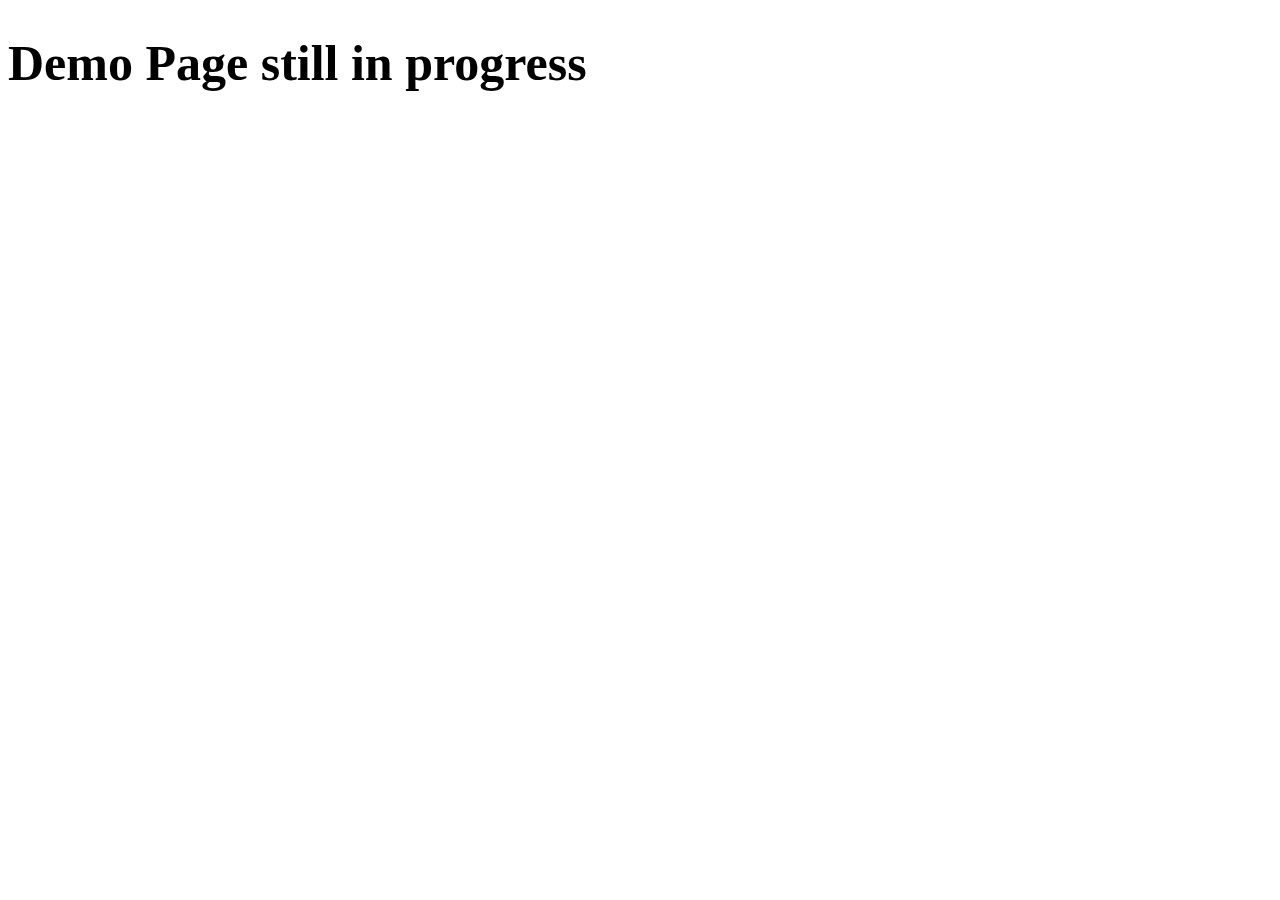
<file: demo.html>
<!DOCTYPE html>
<html lang="en">
<head>
    <meta charset="UTF-8">
    <meta name="viewport" content="width=device-width, initial-scale=1.0">
    <title>Document</title>
</head>
<body>
    <h1 style="font-size: 50px;">Demo Page still in progress</h1>
</body>
</html>
</file>
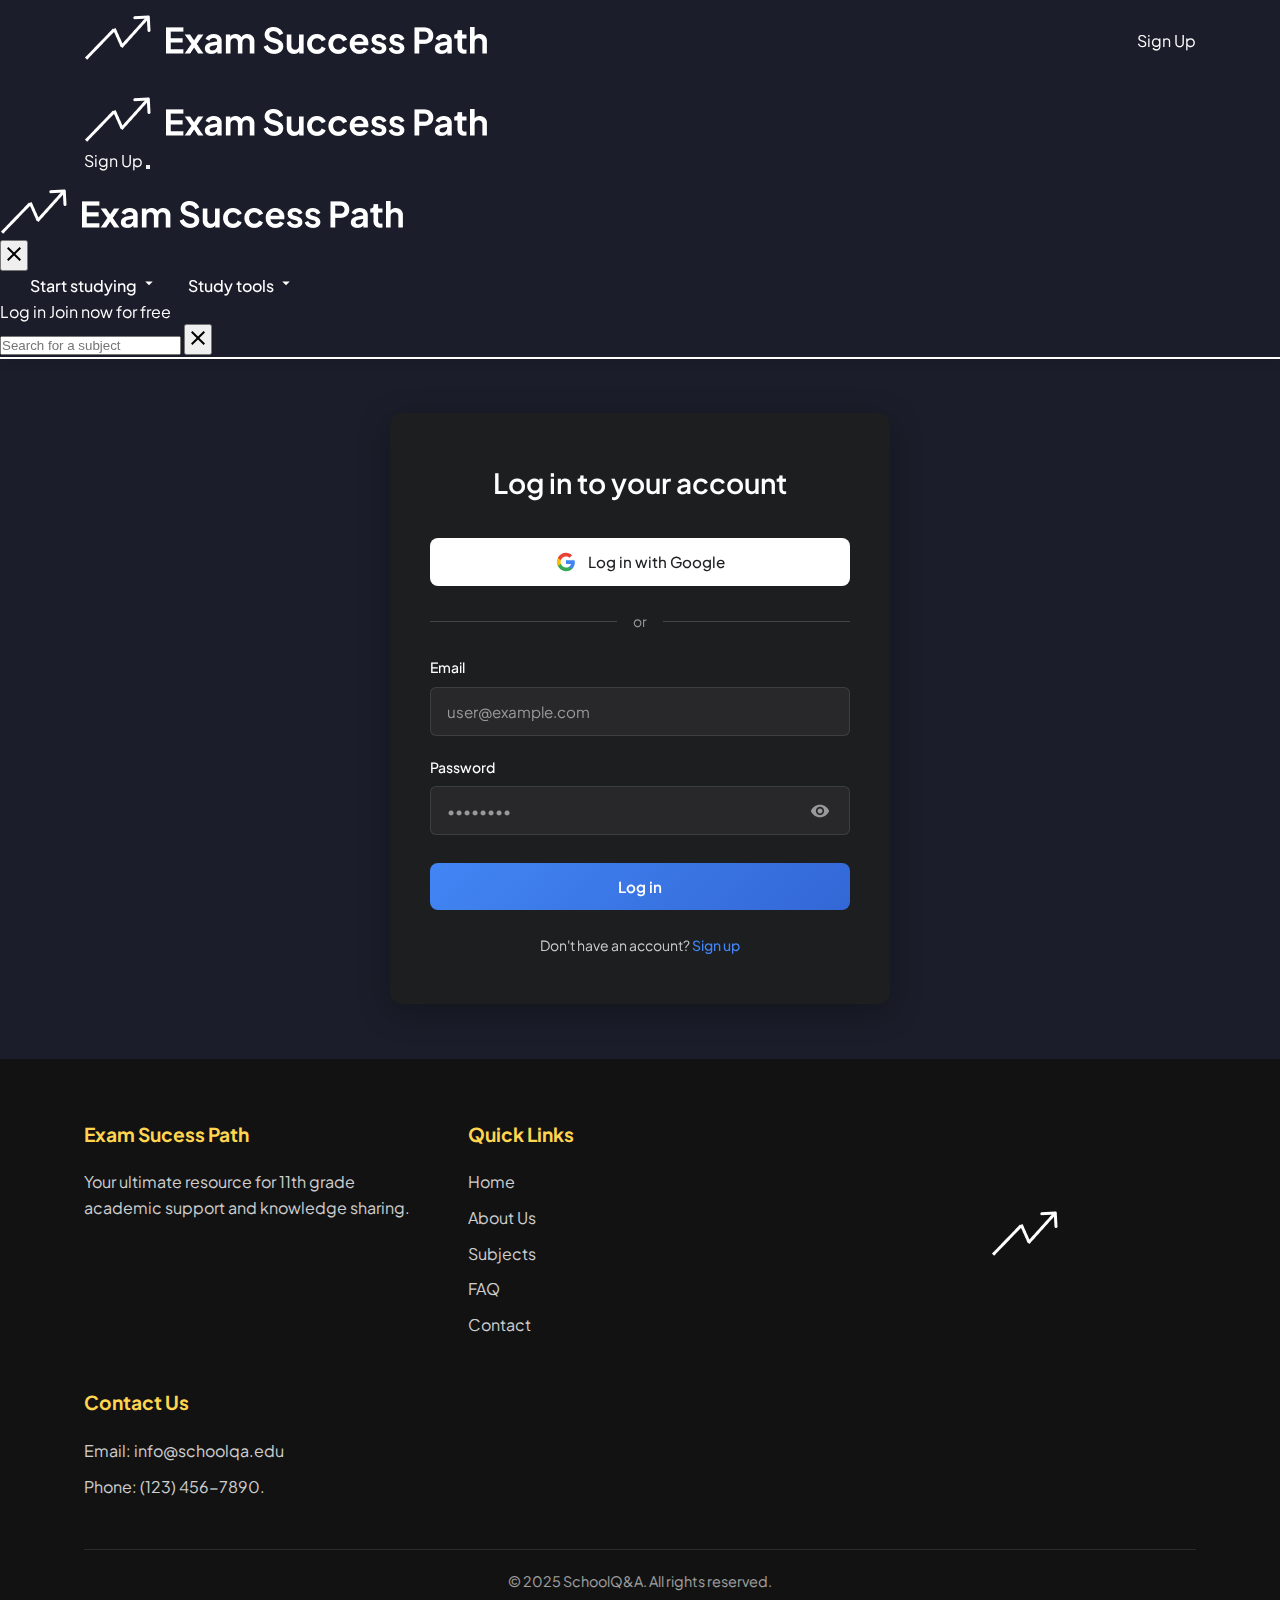
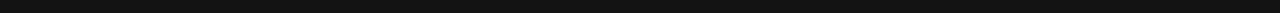
<file: login.html>
<!DOCTYPE html>
<html lang="en">
<head>
    <meta charset="UTF-8">
    <meta name="viewport" content="width=device-width, initial-scale=1.0">
    <title>Log In</title>
    <link rel="stylesheet" href="styles.css">
    <link rel="stylesheet" href="signupstyles.css">
    <link rel="preconnect" href="https://fonts.googleapis.com">
    <link rel="preconnect" href="https://fonts.gstatic.com" crossorigin>
    <link href="https://fonts.googleapis.com/css2?family=Poppins:wght@300;400;500;600;700&display=swap" rel="stylesheet">
    <link rel="preconnect" href="https://fonts.googleapis.com">
    <link rel="preconnect" href="https://fonts.gstatic.com" crossorigin>
    <link href="https://fonts.googleapis.com/css2?family=Inter:wght@100..900&family=Plus+Jakarta+Sans:ital,wght@0,200..800;1,200..800&display=swap" rel="stylesheet">
    <link rel="icon" href="/img/favicon.ico" type="image/x-icon">
</head>
<body>
    <header>
        <!-- Desktop Header (displays above 1020px) -->
        <div class="desktop-header">
            <div class="container">
                <div class="header-left">
                    <div class="logo">
                        <a href="demo.html" class="logo-link">
                            <img src="./img/Logo.png" alt="Exam Success Path" class="logo-image dark-logo">
                            <img src="./img/lightmode-logo.png" alt="Exam Success Path" class="logo-image light-logo">
                        </a>
                    </div>
                    <nav>
                        <!-- <ul>
                            <li><a href="#" class="nav-dropdown">Start studying <svg class="dropdown-icon" xmlns="http://www.w3.org/2000/svg" viewBox="0 0 24 24" width="18" height="18"><path fill="currentColor" d="M7 10l5 5 5-5z"/></svg></a></li>
                            <li><a href="#" class="nav-dropdown">Study tools <svg class="dropdown-icon" xmlns="http://www.w3.org/2000/svg" viewBox="0 0 24 24" width="18" height="18"><path fill="currentColor" d="M7 10l5 5 5-5z"/></svg></a></li>
                        </ul> -->
                    </nav>
                </div>
                
                <!-- <div class="header-search">
                    <input type="text" placeholder="Search for a subject" class="search-input">
                    <svg class="search-icon" xmlns="http://www.w3.org/2000/svg" viewBox="0 0 24 24" width="20" height="20">
                        <path fill="currentColor" d="M15.5 14h-.79l-.28-.27C15.41 12.59 16 11.11 16 9.5 16 5.91 13.09 3 9.5 3S3 5.91 3 9.5 5.91 16 9.5 16c1.61 0 3.09-.59 4.23-1.57l.27.28v.79l5 4.99L20.49 19l-4.99-5zm-6 0C7.01 14 5 11.99 5 9.5S7.01 5 9.5 5 14 7.01 14 9.5 11.99 14 9.5 14z"/>
                    </svg>
                </div> -->
                
                <div class="header-right">
                    <a href="signup.html" class="login-btn signup-btn">Sign Up</a>
                    <!-- <a href="#" class="signup-btn">Join now for free</a> -->
                </div>
            </div>
        </div>
        
        <!-- Mobile Header (displays below 1020px) -->
        <div class="mobile-header">
            <div class="container">
                <div class="mobile-header-wrapper">
                    <div class="logo">
                        <a href="demo.html" class="logo-link">
                            <img src="./img/Logo.png" alt="Exam Success Path" class="logo-image dark-logo">
                            <img src="./img/lightmode-logo.png" alt="Exam Success Path" class="logo-image light-logo">
                        </a>
                    </div>
                    
                    <div class="mobile-actions">
                        <div class="search-icon-container">
                            <!-- <svg class="search-icon" xmlns="http://www.w3.org/2000/svg" viewBox="0 0 24 24" width="20" height="20">
                                <path fill="currentColor" d="M15.5 14h-.79l-.28-.27C15.41 12.59 16 11.11 16 9.5 16 5.91 13.09 3 9.5 3S3 5.91 3 9.5 5.91 16 9.5 16c1.61 0 3.09-.59 4.23-1.57l.27.28v.79l5 4.99L20.49 19l-4.99-5zm-6 0C7.01 14 5 11.99 5 9.5S7.01 5 9.5 5 14 7.01 14 9.5 11.99 14 9.5 14z"/>
                            </svg> -->
                        </div>
                        <a href="signup.html" class="login-btn signup-btn">Sign Up</a>
                        <!-- <a href="#" class="try-free-btn">Join now for free</a> -->
                        
                        <button class="mobile-menu-toggle">
                            <!-- <svg xmlns="http://www.w3.org/2000/svg" viewBox="0 0 24 24" width="24" height="24">
                                <path fill="currentColor" d="M3 18h18v-2H3v2zm0-5h18v-2H3v2zm0-7v2h18V6H3z"/>
                            </svg> -->
                        </button>
                    </div>
                </div>
            </div>
        </div>
        
        <!-- Mobile menu overlay -->
        <div class="mobile-menu-overlay">
            <div class="mobile-menu-container">
              <div class="mobile-menu-header">
                    <div class="logo">
                        <a href="demo.html" class="logo-link">
                            <img src="./img/Logo.png" alt="Exam Success Path" class="logo-image dark-logo">
                            <img src="./img/lightmode-logo.png" alt="Exam Success Path" class="logo-image light-logo">
                        </a>
                    </div>
                    <button class="close-menu">
                        <svg xmlns="http://www.w3.org/2000/svg" viewBox="0 0 24 24" width="24" height="24">
                            <path fill="currentColor" d="M19 6.41L17.59 5 12 10.59 6.41 5 5 6.41 10.59 12 5 17.59 6.41 19 12 13.41 17.59 19 19 17.59 13.41 12z"/>
                        </svg>
                    </button>
                </div>
                <nav class="mobile-nav">
                    <ul>
                        <li><a href="#" class="nav-dropdown">Start studying <svg class="dropdown-icon" xmlns="http://www.w3.org/2000/svg" viewBox="0 0 24 24" width="18" height="18"><path fill="currentColor" d="M7 10l5 5 5-5z"/></svg></a></li>
                        <li><a href="#" class="nav-dropdown">Study tools <svg class="dropdown-icon" xmlns="http://www.w3.org/2000/svg" viewBox="0 0 24 24" width="18" height="18"><path fill="currentColor" d="M7 10l5 5 5-5z"/></svg></a></li>
                    </ul>
                </nav>
                <div class="mobile-menu-actions">
                    <a href="#" class="login-btn">Log in</a>
                    <a href="#" class="signup-btn">Join now for free</a>
                </div>
            </div>
        </div>
        
        <!-- Mobile search overlay -->
        <div class="mobile-search-overlay">
            <div class="search-container">
                <input type="text" placeholder="Search for a subject" class="search-input">
                <button class="close-search">
                    <svg xmlns="http://www.w3.org/2000/svg" viewBox="0 0 24 24" width="24" height="24">
                        <path fill="currentColor" d="M19 6.41L17.59 5 12 10.59 6.41 5 5 6.41 10.59 12 5 17.59 6.41 19 12 13.41 17.59 19 19 17.59 13.41 12z"/>
                    </svg>
                </button>
            </div>
        </div>
        
        <div class="hr"></div>
    </header>

    
    <div class="auth-container">
            
        <div class="signup-card">
            <h1 class="signup-title">Log in to your account</h1>

            <button class="google-signup-btn">
                <svg width="20" height="20" viewBox="0 0 24 24" fill="none" xmlns="http://www.w3.org/2000/svg">
                    <path d="M22.56 12.25c0-.78-.07-1.53-.2-2.25H12v4.26h5.92c-.26 1.37-1.04 2.53-2.21 3.31v2.77h3.57c2.08-1.92 3.28-4.74 3.28-8.09z" fill="#4285F4"/>
                    <path d="M12 23c2.97 0 5.46-.98 7.28-2.66l-3.57-2.77c-.98.66-2.23 1.06-3.71 1.06-2.86 0-5.29-1.93-6.16-4.53H2.18v2.84C3.99 20.53 7.7 23 12 23z" fill="#34A853"/>
                    <path d="M5.84 14.09c-.22-.66-.35-1.36-.35-2.09s.13-1.43.35-2.09V7.07H2.18C1.43 8.55 1 10.22 1 12s.43 3.45 1.18 4.93l2.85-2.22.81-.62z" fill="#FBBC05"/>
                    <path d="M12 5.38c1.62 0 3.06.56 4.21 1.64l3.15-3.15C17.45 2.09 14.97 1 12 1 7.7 1 3.99 3.47 2.18 7.07l3.66 2.84c.87-2.6 3.3-4.53 6.16-4.53z" fill="#EA4335"/>
                </svg>
                Log in with Google
            </button>

            <div class="divider">
                <span>or</span>
            </div>


            <form action="/signup" method="post" class="signup-form">
                <!-- <div class="form-group">
                    <label for="fullname">Full name</label>
                    <input type="text" id="fullname" name="fullname" placeholder="Jane Doe" required>
                </div> -->

                <div class="form-group">
                    <label for="email">Email</label>
                    <input type="email" id="email" name="email" placeholder="user@example.com" required>
                </div>

                <div class="form-group">
                    <label for="password">Password</label>
                    <div class="password-wrapper">
                        <input type="password" id="password" name="password" placeholder="••••••••" required>
                        <button type="button" class="password-toggle">
                            <svg xmlns="http://www.w3.org/2000/svg" viewBox="0 0 24 24" width="20" height="20">
                                <path fill="currentColor" d="M12 4.5C7 4.5 2.73 7.61 1 12c1.73 4.39 6 7.5 11 7.5s9.27-3.11 11-7.5c-1.73-4.39-6-7.5-11-7.5zM12 17c-2.76 0-5-2.24-5-5s2.24-5 5-5 5 2.24 5 5-2.24 5-5 5zm0-8c-1.66 0-3 1.34-3 3s1.34 3 3 3 3-1.34 3-3-1.34-3-3-3z"/>
                            </svg>
                        </button>
                    </div>
                </div>

                <button type="submit" class="signup-btn-primary">Log in</button>
            </form>

            <p class="login-link">Don't have an account? <a href="./signup.html">Sign up</a></p>
                <!-- I have no terms and services to agree to -->
            <!-- <p class="terms-text">By signing up you agree to our <a href="#">Terms</a> and <a href="#">Privacy Policy</a></p> -->
        </div>
    </div>
        <footer>
        <div class="container">
            <div class="footer-content">
                <div class="footer-section">
                    <h3>Exam Sucess Path</h3>
                    <p>Your ultimate resource for 11th grade academic support and knowledge sharing.</p>
                </div>
                <div class="footer-section">
                    <h3>Quick Links</h3>
                    <ul>
                        <li><a href="#">Home</a></li>
                        <li><a href="#">About Us</a></li>
                        <li><a href="#">Subjects</a></li>
                        <li><a href="#">FAQ</a></li>
                        <li><a href="#">Contact</a></li>
                    </ul>
                </div>
                <!-- Theme-dependent logo -->
                <div class="theme-logo">
                    <img src="./img/Vector.png" alt="Logo" class="dark-logo">
                    <img src="./img/Vectordark.png" alt="Logo" class="light-logo">
                </div>
                <div class="footer-section">
                    <h3>Contact Us</h3>
                    <p>Email: info@schoolqa.edu</p>
                    <p>Phone: (123) 456-7890.</p>
                </div>
            </div>
            <div class="footer-bottom">
                <p>&copy; 2025 SchoolQ&A. All rights reserved.</p>
            </div>
        </div>
    </footer>

    <script>
        document.querySelector('.password-toggle').addEventListener('click', function(e) {
            e.preventDefault();
            const passwordInput = document.getElementById('password');
            const isPassword = passwordInput.type === 'password';
            passwordInput.type = isPassword ? 'text' : 'password';
        });
    </script>
</body>
</html>
</file>
<file: styles.css>
/* Base Styles */
:root {
    --primary-blue: #1a73e8;
    --secondary-blue: #0d47a1;
    --primary-yellow: #ffd54f;
    --secondary-yellow: #ffb300;
    --primary-black: #212121;
    --secondary-black: #121212;
    --light-gray: #f5f5f5;
    --white: #ffffff;
    --darkgray: #1E1E1E;
    --maincolor: #141619;
    --contentcolor: #1B1E2A;
    
    /* Theme variables that will change */
    --bg-main: var(--maincolor);
    --bg-content: var(--contentcolor);
    --text-color: var(--white);
    --header-bg: var(--contentcolor);
    --footer-bg: var(--secondary-black);
    --toggle-bg: #333;
    --subject-bg: var(--primary-yellow);
    --subject-text: var(--primary-black);
    --subject-shadow: var(--darkgray);
    --subject-hover-shadow: var(--darkgray);
    --arrow-color: var(--primary-black);
}

/* Light theme variables */
[data-theme="light"] {
    --bg-main: #f5f5f5;
    --bg-content: #ffffff;
    --text-color: var(--primary-black);
    --header-bg: #ffffff;
    --footer-bg: #e0e0e0;
    --toggle-bg: #f0f0f0;
    --subject-bg: #f0f5ff;
    --subject-text: #333333;
    --subject-shadow: rgba(0, 0, 0, 0.05);
    --subject-hover-shadow: rgba(0, 0, 0, 0.1);
    --arrow-color: #1a73e8;
}

* {
    margin: 0;
    padding: 0;
    box-sizing: border-box;
    transition: background-color 0.3s ease, color 0.3s ease;
}

body {
    font-family: "Plus Jakarta Sans", sans-serif;
    line-height: 1.6;
    color: var(--text-color);
    background-color: var(--bg-content);
}

.container {
    width: 90%;
    max-width: 1200px;
    margin-left: auto;
    margin-right: auto;
    padding: 0 20px;
}

a {
    text-decoration: none;
    color: inherit;
}

ul {
    list-style: none;
}

/* Header Styles */
header {
    background-color: var(--header-bg);
    box-shadow: 0 2px 10px rgba(0, 0, 0, 0.1);
    position: sticky;
    top: 0;
    z-index: 100;
    border-bottom: var(--white);
}

.a-title{
    width: 70%;
    height: 75%;
}

.hr{
    border: 0.1px solid var(--white);
    position: sticky;
    z-index: 120;
    top: 0;
}

[data-theme="light"] .hr {
    border: 0.1px solid var(--darkgray);
}

header .container {
    display: flex;
    justify-content: space-between;
    align-items: center;
    padding: 15px 20px;
}

nav ul {
    display: flex;
}

nav ul li {
    margin-left: 30px;
}

nav ul li a {
    color: var(--text-color);
    font-weight: 500;
    transition: color 0.3s ease;
}

nav ul li a:hover {
    color: var(--primary-blue);
}

/* Hero Section */
.hero {
    background-color: var(--bg-main);
    color: var(--text-color);
    padding: 80px 0;
    position: relative;
}

.hero h2 {
    font-size: 2.5rem;
    margin-bottom: 20px;
    font-weight: 700;
    color: var(--text-color);
}

.hero h3{
    font-size: 1.5rem;
    margin-bottom: 15px;
    font-weight: 600;
    color: var(--text-color);
}

.hero p {
    font-size: 1.5rem;
    line-height: 1.4;
    max-width: 600px;
    opacity: 0.9;
}

.hero .btn {
    background-color: var(--primary-yellow);
    color: var(--primary-black);
}

.hero .btn:hover {
    background-color: var(--secondary-yellow);
}

.term{
    margin-bottom:20px;
}

/* Subjects Section */
.subjects {
    padding: 80px 0;
    background-color: var(--bg-content);
}

.subjects h2 {
    margin-bottom: 50px;
    font-size: 2rem;
    color: var(--text-color); 
}

.subjects h3{
    font-size: 1.5rem;
}

.subjects-grid {
    display: flex;
    flex-direction: column;
    gap: 15px;
    max-width: 900px;
}

/* Dark mode subject styles */
[data-theme="dark"] .subject-a {
    background-color: var(--subject-bg);
    border-radius: 8px;
    padding: 25px 20px;
    box-shadow: 0 10px 25px var(--subject-shadow);
    display: block;
    height: 100%;
    transition: transform 0.3s ease, box-shadow 0.3s ease;
}

[data-theme="dark"] .subject-content {
    display: flex;
    justify-content: space-between;
    align-items: center;
}

[data-theme="dark"] .arrow-icon {
    display: none;
}

[data-theme="dark"] .more-than-icon {
    width: 24px;
    height: 24px;
    display: block;
}

[data-theme="dark"] .subject-card:hover {
    transform: translateY(-5px);
    box-shadow: 0 20px 25px var(--subject-hover-shadow);
}

[data-theme="dark"] .subject-card:hover .subject-a {
    transform: translateY(-5px);
    box-shadow: 0 20px 25px var(--subject-hover-shadow);
}

/* Light mode subject styles - SaveMyExams style */
[data-theme="light"] .subject-a {
    background-color: var(--subject-bg);
    border-radius: 8px;
    padding: 20px 25px;
    box-shadow: 0 2px 5px var(--subject-shadow);
    display: block;
    width: 100%;
    transition: background-color 0.2s ease;
    border: 1px solid rgba(0, 0, 0, 0.05);
}

[data-theme="light"] .subject-content {
    display: flex;
    justify-content: space-between;
    align-items: center;
}

[data-theme="light"] .subject-card h3 {
    color: var(--subject-text);
    font-weight: 500;
    font-size: 1.2rem;
}

[data-theme="light"] .more-than-icon {
    display: none;
}

[data-theme="light"] .arrow-icon {
    width: 24px;
    height: 24px;
    color: var(--arrow-color);
    display: block;
}

[data-theme="light"] .subject-card:hover .subject-a {
    background-color: #e8f0fe;
    transform: none;
    box-shadow: 0 2px 5px var(--subject-shadow);
}

[data-theme="light"] .subject-card:hover {
    transform: none;
    box-shadow: none;
}

.subject-icon {
    font-size: 2.5rem;
    margin-bottom: 15px;
}

.subject-card h3 {
    font-size: 1.3rem;
    margin-bottom: 0;
    color: var(--subject-text);
}

.subject-card p {
    color: var(--primary-black);
    opacity: 0.8;
    margin-bottom: 20px;
    flex-grow: 1;
}

.subject-link {
    align-self: flex-start;
    color: var(--primary-blue);
    font-weight: 600;
    position: relative;
    padding-bottom: 2px;
}

.subject-link::after {
    content: '';
    position: absolute;
    bottom: 0;
    left: 0;
    width: 0;
    height: 2px;
    background-color: var(--primary-blue);
    transition: width 0.3s ease;
}

.subject-link:hover::after {
    width: 100%;
}

/* Footer */
footer {
    background-color: var(--footer-bg);
    color: var(--text-color);
    padding: 60px 0 20px;
}

.footer-content {
    display: grid;
    grid-template-columns: repeat(auto-fit, minmax(250px, 1fr));
    gap: 40px;
    margin-bottom: 40px;
}

.footer-section h3 {
    font-size: 1.2rem;
    margin-bottom: 20px;
    color: var(--primary-yellow);
}

[data-theme="light"] .footer-section h3 {
    color: var(--secondary-blue);
}

.footer-section p {
    opacity: 0.8;
    margin-bottom: 10px;
}

.footer-section ul li {
    margin-bottom: 10px;
}

.footer-section ul li a {
    opacity: 0.8;
    transition: opacity 0.3s ease;
}

.footer-section ul li a:hover {
    opacity: 1;
    color: var(--primary-yellow);
}

[data-theme="light"] .footer-section ul li a:hover {
    color: var(--primary-blue);
}

/* Theme-dependent logo styles */
.theme-logo {
    display: flex;
    justify-content: center;
    align-items: center;
}

.theme-logo img {
    max-width: 100%;
    height: auto;
    transition: opacity 0.3s ease;
}

.light-logo {
    display: none;
}

[data-theme="light"] .dark-logo {
    display: none;
}

[data-theme="light"] .light-logo {
    display: block;
}

.footer-bottom {
    text-align: center;
    padding-top: 20px;
    border-top: 1px solid rgba(255, 255, 255, 0.1);
}

[data-theme="light"] .footer-bottom {
    border-top: 1px solid rgba(0, 0, 0, 0.1);
}

.footer-bottom p {
    opacity: 0.6;
    font-size: 0.9rem;
}

/* Theme toggle button styles */
.theme-toggle-container {
    position: fixed;
    bottom: 20px;
    right: 20px;
    z-index: 1000;
}

.theme-toggle {
    background-color: var(--toggle-bg);
    color: var(--white);
    border: none;
    border-radius: 30px;
    padding: 10px 20px;
    font-family: "Plus Jakarta Sans", sans-serif;
    font-weight: 600;
    cursor: pointer;
    display: flex;
    align-items: center;
    box-shadow: 0 4px 10px rgba(0, 0, 0, 0.2);
    transition: transform 0.3s ease, box-shadow 0.3s ease, background-color 0.3s ease;
}

.theme-toggle:hover {
    transform: translateY(-3px);
    box-shadow: 0 6px 15px rgba(0, 0, 0, 0.3);
}

.toggle-icon {
    margin-right: 8px;
    display: flex;
    align-items: center;
    justify-content: center;
}

.toggle-icon svg {
    transition: fill 0.3s ease;
}

/* Dark mode styles */
[data-theme="dark"] .dark-icon {
    display: inline-block;
}

[data-theme="dark"] .light-icon {
    display: none;
}

[data-theme="dark"] .toggle-icon svg {
    fill: #e3e3e3; /* Light color for dark mode */
}

[data-theme="dark"] .toggle-text::after {
    content: "Switch to Light Mode";
}

/* Light mode styles */
[data-theme="light"] .light-icon {
    display: inline-block;
}

[data-theme="light"] .dark-icon {
    display: none;
}

[data-theme="light"] .toggle-icon svg {
    fill: #212121; /* Black color for light mode */
}

[data-theme="light"] .theme-toggle {
    color: var(--primary-black);
}

[data-theme="light"] .toggle-text::after {
    content: "Switch to Dark Mode";
}

.toggle-text {
    font-size: 14px;
}


/* Responsive Styles */
@media (max-width: 768px) {
    header .container {
        flex-direction: column;
    }
    
    nav ul {
        margin-top: 15px;
    }
    
    nav ul li {
        margin: 0 10px;
    }
    
    .hero h2 {
        font-size: 2rem;
    }
    
    .toggle-text {
        display: none;
    }
    
    .theme-toggle {
        padding: 10px;
    }
    
    .toggle-icon {
        margin-right: 0;
    }
}

@media (max-width: 480px) {
    nav ul {
        flex-wrap: wrap;
        justify-content: center;
    }
    
    nav ul li {
        margin: 5px 10px;
    }
    
    .hero {
        padding: 60px 0;
    }
    
    .hero h2 {
        font-size: 1.8rem;
    }
    
    .subjects h2, .cta h2 { 
        font-size: 1.8rem;
    }
}
</file>
<file: Fun/scenery-styles.css>
* {
  margin: 0;
  padding: 0;
  box-sizing: border-box;
}

body {
  overflow: hidden;
  font-family: "Arial", sans-serif;
  height: 100vh;
  position: relative;
}

/* Sky */
.sky {
  position: absolute;
  top: 0;
  left: 0;
  width: 100%;
  height: 70%;
  background: linear-gradient(to bottom, #87ceeb 0%, #98d8e8 50%, #b0e0e6 100%);
  transition: all 2s ease;
}

/* Sun */
.sun {
  position: absolute;
  top: 10%;
  right: 15%;
  width: 80px;
  height: 80px;
  background: radial-gradient(circle, #ffd700 0%, #ffa500 100%);
  border-radius: 50%;
  animation: sunPulse 4s ease-in-out infinite;
  box-shadow: 0 0 30px #ffd700;
}

.sun-rays {
  position: absolute;
  top: -20px;
  left: -20px;
  width: 120px;
  height: 120px;
  background: linear-gradient(0deg, transparent 40%, #ffd700 50%, transparent 60%),
    linear-gradient(45deg, transparent 40%, #ffd700 50%, transparent 60%),
    linear-gradient(90deg, transparent 40%, #ffd700 50%, transparent 60%),
    linear-gradient(135deg, transparent 40%, #ffd700 50%, transparent 60%);
  border-radius: 50%;
  animation: sunRotate 8s linear infinite;
  opacity: 0.6;
}

@keyframes sunPulse {
  0%,
  100% {
    transform: scale(1);
  }
  50% {
    transform: scale(1.1);
  }
}

@keyframes sunRotate {
  0% {
    transform: rotate(0deg);
  }
  100% {
    transform: rotate(360deg);
  }
}

/* Clouds */
.cloud {
  position: absolute;
  background: white;
  border-radius: 50px;
  opacity: 0.8;
}

.cloud::before,
.cloud::after {
  content: "";
  position: absolute;
  background: white;
  border-radius: 50px;
}

.cloud1 {
  width: 80px;
  height: 40px;
  top: 15%;
  left: 20%;
  animation: cloudMove1 20s linear infinite;
}

.cloud1::before {
  width: 50px;
  height: 50px;
  top: -25px;
  left: 10px;
}

.cloud1::after {
  width: 60px;
  height: 40px;
  top: -15px;
  right: 10px;
}

.cloud2 {
  width: 60px;
  height: 30px;
  top: 25%;
  left: 70%;
  animation: cloudMove2 25s linear infinite;
}

.cloud2::before {
  width: 40px;
  height: 40px;
  top: -20px;
  left: 5px;
}

.cloud2::after {
  width: 50px;
  height: 30px;
  top: -10px;
  right: 5px;
}

.cloud3 {
  width: 100px;
  height: 50px;
  top: 8%;
  left: 50%;
  animation: cloudMove3 30s linear infinite;
}

.cloud3::before {
  width: 60px;
  height: 60px;
  top: -30px;
  left: 15px;
}

.cloud3::after {
  width: 70px;
  height: 50px;
  top: -20px;
  right: 15px;
}

@keyframes cloudMove1 {
  0% {
    transform: translateX(-100px);
  }
  100% {
    transform: translateX(calc(100vw + 100px));
  }
}

@keyframes cloudMove2 {
  0% {
    transform: translateX(-100px);
  }
  100% {
    transform: translateX(calc(100vw + 100px));
  }
}

@keyframes cloudMove3 {
  0% {
    transform: translateX(-150px);
  }
  100% {
    transform: translateX(calc(100vw + 150px));
  }
}

/* Birds */
.bird {
  position: absolute;
  font-size: 20px;
  animation: birdFly 15s linear infinite;
}

.bird1 {
  top: 20%;
  left: -50px;
  animation-delay: 0s;
}

.bird2 {
  top: 18%;
  left: -50px;
  animation-delay: 5s;
}

.bird3 {
  top: 22%;
  left: -50px;
  animation-delay: 10s;
}

@keyframes birdFly {
  0% {
    transform: translateX(-50px) translateY(0px);
  }
  25% {
    transform: translateX(25vw) translateY(-20px);
  }
  50% {
    transform: translateX(50vw) translateY(10px);
  }
  75% {
    transform: translateX(75vw) translateY(-15px);
  }
  100% {
    transform: translateX(calc(100vw + 50px)) translateY(0px);
  }
}

/* Mountains */
.mountains {
  position: absolute;
  bottom: 30%;
  width: 100%;
  height: 40%;
}

.mountain {
  position: absolute;
  bottom: 0;
}

.mountain1 {
  width: 0;
  height: 0;
  left: 10%;
  border-left: 150px solid transparent;
  border-right: 150px solid transparent;
  border-bottom: 200px solid #8b7355;
}

.mountain2 {
  width: 0;
  height: 0;
  left: 40%;
  border-left: 120px solid transparent;
  border-right: 120px solid transparent;
  border-bottom: 160px solid #a0522d;
}

.mountain3 {
  width: 0;
  height: 0;
  right: 10%;
  border-left: 100px solid transparent;
  border-right: 100px solid transparent;
  border-bottom: 140px solid #8b7355;
}

/* Hills */
.hills {
  position: absolute;
  bottom: 30%;
  width: 100%;
  height: 20%;
}

.hill {
  position: absolute;
  bottom: 0;
  border-radius: 50%;
}

.hill1 {
  width: 400px;
  height: 100px;
  left: -50px;
  background: linear-gradient(to bottom, #90ee90 0%, #32cd32 100%);
}

.hill2 {
  width: 500px;
  height: 120px;
  right: -100px;
  background: linear-gradient(to bottom, #98fb98 0%, #228b22 100%);
}

/* Trees */
.trees {
  position: absolute;
  bottom: 30%;
  width: 100%;
  height: 25%;
}

.tree {
  position: absolute;
  bottom: 0;
}

.trunk {
  width: 15px;
  height: 60px;
  background: #8b4513;
  position: absolute;
  bottom: 0;
  left: 50%;
  transform: translateX(-50%);
}

.leaves {
  width: 60px;
  height: 60px;
  background: radial-gradient(circle, #228b22 0%, #006400 100%);
  border-radius: 50%;
  position: absolute;
  bottom: 40px;
  left: 50%;
  transform: translateX(-50%);
  animation: treeSwing 6s ease-in-out infinite;
}

@keyframes treeSwing {
  0%,
  100% {
    transform: translateX(-50%) rotate(-2deg);
  }
  50% {
    transform: translateX(-50%) rotate(2deg);
  }
}

.tree1 {
  left: 15%;
  animation-delay: 0s;
}

.tree2 {
  left: 75%;
  animation-delay: 2s;
}

.tree3 {
  right: 20%;
  animation-delay: 4s;
}

/* Flowers */
.flowers {
  position: absolute;
  bottom: 30%;
  width: 100%;
  height: 10%;
}

.flower {
  position: absolute;
  bottom: 0;
  font-size: 25px;
  animation: flowerSway 4s ease-in-out infinite;
}

.flower1 {
  left: 25%;
  animation-delay: 0s;
}
.flower2 {
  left: 35%;
  animation-delay: 1s;
}
.flower3 {
  left: 60%;
  animation-delay: 2s;
}
.flower4 {
  left: 80%;
  animation-delay: 3s;
}
.flower5 {
  left: 90%;
  animation-delay: 1.5s;
}

@keyframes flowerSway {
  0%,
  100% {
    transform: rotate(-5deg);
  }
  50% {
    transform: rotate(5deg);
  }
}

/* Road */
.road {
  position: absolute;
  bottom: 0;
  width: 100%;
  height: 30%;
  background: linear-gradient(to bottom, #696969 0%, #2f2f2f 100%);
  perspective: 1000px;
  transform-style: preserve-3d;
}

.lane-marking {
  position: absolute;
  width: 80px;
  height: 8px;
  background: #ffff00;
  top: 50%;
  transform: translateY(-50%);
  animation: laneMove 2s linear infinite;
}

.lane1 {
  left: 10%;
  animation-delay: 0s;
}
.lane2 {
  left: 30%;
  animation-delay: 0.4s;
}
.lane3 {
  left: 50%;
  animation-delay: 0.8s;
}
.lane4 {
  left: 70%;
  animation-delay: 1.2s;
}
.lane5 {
  left: 90%;
  animation-delay: 1.6s;
}

@keyframes laneMove {
  0% {
    opacity: 1;
    transform: translateY(-50%) scaleX(1);
  }
  50% {
    opacity: 0.5;
    transform: translateY(-50%) scaleX(0.8);
  }
  100% {
    opacity: 1;
    transform: translateY(-50%) scaleX(1);
  }
}

/* Cars */
.car {
  position: absolute;
  bottom: 8%;
  width: 100px;
  height: 50px;
}

.car1 {
  left: -120px;
  animation: carMove1 8s linear infinite;
}

.car2 {
  right: -120px;
  animation: carMove2 12s linear infinite;
  transform: scaleX(-1);
}

.car-body {
  position: absolute;
  bottom: 10px;
  width: 80px;
  height: 25px;
  background: linear-gradient(to bottom, #ff6b6b 0%, #ff4757 100%);
  border-radius: 10px;
  left: 10px;
}

.car-roof {
  position: absolute;
  bottom: 25px;
  width: 50px;
  height: 20px;
  background: linear-gradient(to bottom, #ff4757 0%, #ff3742 100%);
  border-radius: 8px 8px 0 0;
  left: 25px;
}

.wheel {
  position: absolute;
  width: 20px;
  height: 20px;
  background: radial-gradient(circle, #2f2f2f 0%, #000000 100%);
  border-radius: 50%;
  bottom: 0;
  animation: wheelSpin 0.5s linear infinite;
}

.wheel-front {
  right: 10px;
}
.wheel-back {
  left: 10px;
}

@keyframes wheelSpin {
  0% {
    transform: rotate(0deg);
  }
  100% {
    transform: rotate(360deg);
  }
}

.car-window {
  position: absolute;
  bottom: 28px;
  width: 35px;
  height: 15px;
  background: rgba(135, 206, 235, 0.7);
  border-radius: 5px;
  left: 32px;
}

.car-light {
  position: absolute;
  bottom: 20px;
  width: 8px;
  height: 8px;
  background: #ffff00;
  border-radius: 50%;
  right: 5px;
  animation: lightBlink 2s ease-in-out infinite;
}

@keyframes lightBlink {
  0%,
  100% {
    opacity: 1;
  }
  50% {
    opacity: 0.3;
  }
}

@keyframes carMove1 {
  0% {
    transform: translateX(-120px);
  }
  100% {
    transform: translateX(calc(100vw + 120px));
  }
}

@keyframes carMove2 {
  0% {
    transform: scaleX(-1) translateX(-120px);
  }
  100% {
    transform: scaleX(-1) translateX(calc(100vw + 120px));
  }
}

/* Grass */
.grass {
  position: absolute;
  bottom: 30%;
  width: 100%;
  height: 5%;
}

.grass-blade {
  position: absolute;
  bottom: 0;
  width: 3px;
  background: linear-gradient(to top, #228b22 0%, #32cd32 100%);
  border-radius: 2px 2px 0 0;
  animation: grassWave 3s ease-in-out infinite;
}

.grass1 {
  left: 5%;
  height: 20px;
  animation-delay: 0s;
}
.grass2 {
  left: 12%;
  height: 25px;
  animation-delay: 0.5s;
}
.grass3 {
  left: 18%;
  height: 18px;
  animation-delay: 1s;
}
.grass4 {
  left: 25%;
  height: 22px;
  animation-delay: 1.5s;
}
.grass5 {
  right: 25%;
  height: 20px;
  animation-delay: 2s;
}
.grass6 {
  right: 18%;
  height: 24px;
  animation-delay: 2.5s;
}
.grass7 {
  right: 12%;
  height: 19px;
  animation-delay: 3s;
}
.grass8 {
  right: 5%;
  height: 21px;
  animation-delay: 0.3s;
}

@keyframes grassWave {
  0%,
  100% {
    transform: rotate(-3deg);
  }
  50% {
    transform: rotate(3deg);
  }
}

/* Controls */
.controls {
  position: fixed;
  top: 20px;
  left: 20px;
  display: flex;
  flex-direction: column;
  gap: 10px;
  z-index: 1000;
}

.control-btn {
  padding: 10px 15px;
  border: none;
  border-radius: 25px;
  background: linear-gradient(135deg, #667eea 0%, #764ba2 100%);
  color: white;
  font-weight: bold;
  cursor: pointer;
  transition: all 0.3s ease;
  box-shadow: 0 4px 15px rgba(0, 0, 0, 0.2);
}

.control-btn:hover {
  transform: translateY(-2px);
  box-shadow: 0 6px 20px rgba(0, 0, 0, 0.3);
}

/* Rain */
.rain {
  position: absolute;
  top: 0;
  left: 0;
  width: 100%;
  height: 100%;
  pointer-events: none;
  display: none;
}

.raindrop {
  position: absolute;
  width: 2px;
  height: 20px;
  background: linear-gradient(to bottom, transparent 0%, #4a90e2 50%, transparent 100%);
  animation: rainFall 1s linear infinite;
}

.raindrop:nth-child(1) {
  left: 10%;
  animation-delay: 0s;
}
.raindrop:nth-child(2) {
  left: 20%;
  animation-delay: 0.1s;
}
.raindrop:nth-child(3) {
  left: 30%;
  animation-delay: 0.2s;
}
.raindrop:nth-child(4) {
  left: 40%;
  animation-delay: 0.3s;
}
.raindrop:nth-child(5) {
  left: 50%;
  animation-delay: 0.4s;
}
.raindrop:nth-child(6) {
  left: 60%;
  animation-delay: 0.5s;
}
.raindrop:nth-child(7) {
  left: 70%;
  animation-delay: 0.6s;
}
.raindrop:nth-child(8) {
  left: 80%;
  animation-delay: 0.7s;
}
.raindrop:nth-child(9) {
  left: 90%;
  animation-delay: 0.8s;
}
.raindrop:nth-child(10) {
  left: 95%;
  animation-delay: 0.9s;
}

@keyframes rainFall {
  0% {
    transform: translateY(-100vh);
  }
  100% {
    transform: translateY(100vh);
  }
}

/* Special Effects */
.speed-mode .car1 {
  animation-duration: 3s !important;
}

.speed-mode .car2 {
  animation-duration: 4s !important;
}

.speed-mode .wheel {
  animation-duration: 0.2s !important;
}

.night-mode .sky {
  background: linear-gradient(to bottom, #191970 0%, #000080 50%, #483d8b 100%);
}

.night-mode .sun {
  background: radial-gradient(circle, #f0f8ff 0%, #e6e6fa 100%);
  box-shadow: 0 0 50px #f0f8ff;
}

.party-mode {
  animation: partyColors 2s linear infinite;
}

@keyframes partyColors {
  0% {
    filter: hue-rotate(0deg);
  }
  25% {
    filter: hue-rotate(90deg);
  }
  50% {
    filter: hue-rotate(180deg);
  }
  75% {
    filter: hue-rotate(270deg);
  }
  100% {
    filter: hue-rotate(360deg);
  }
}

/* Responsive */
@media (max-width: 768px) {
  .controls {
    top: 10px;
    left: 10px;
  }

  .control-btn {
    padding: 8px 12px;
    font-size: 12px;
  }

  .sun {
    width: 60px;
    height: 60px;
    top: 8%;
    right: 10%;
  }

  .car {
    width: 80px;
    height: 40px;
  }

  .car-body {
    width: 60px;
    height: 20px;
  }
}
</file>
<file: aistyles.css>
/* Base Styles */
* {
    margin: 0;
    padding: 0;
    box-sizing: border-box;
}

body {
    font-family: 'Inter', sans-serif;
    background-color: #121212;
    color: white;
    line-height: 1.5;
}

button {
    background: none;
    border: none;
    cursor: pointer;
    font-family: inherit;
    color: inherit;
}

a {
    text-decoration: none;
    color: inherit;
}

/* Navigation Bar */
.navbar {
    border-bottom: 1px solid #2a2a2a;
    padding: 12px 16px;
}

.container {
    display: flex;
    align-items: center;
    justify-content: space-between;
    max-width: 1400px;
    margin: 0 auto;
}

.nav-left {
    display: flex;
    align-items: center;
}

.logo {
    display: flex;
    align-items: center;
    margin-right: 32px;
}

.logo-icon {
    width: 32px;
    height: 32px;
    background-color: #3b82f6;
    display: flex;
    align-items: center;
    justify-content: center;
    border-radius: 4px;
    margin-right: 8px;
}

.logo-icon svg {
    width: 20px;
    height: 20px;
    color: white;
}

.logo-text {
    font-size: 20px;
    font-weight: 700;
}

.nav-dropdowns {
    display: flex;
    gap: 24px;
}

.dropdown-btn {
    display: flex;
    align-items: center;
    font-size: 14px;
    color: #f0f0f0;
}

.chevron-down {
    width: 16px;
    height: 16px;
    margin-left: 4px;
}

.nav-search {
    position: relative;
    max-width: 500px;
    flex: 1;
    margin: 0 16px;
}

.nav-search .search-input {
    width: 100%;
    padding: 8px 16px;
    padding-right: 40px;
    background-color: #2a2a2a;
    border: none;
    border-radius: 9999px;
    color: white;
    font-size: 14px;
}

.nav-search .search-icon {
    position: absolute;
    right: 12px;
    top: 50%;
    transform: translateY(-50%);
    width: 20px;
    height: 20px;
    color: #3b82f6;
}

.nav-right {
    display: flex;
    align-items: center;
    gap: 16px;
}

.account-btn {
    display: flex;
    align-items: center;
    font-size: 14px;
}

.cta-btn {
    background: linear-gradient(to right, #3b82f6, #a855f7);
    padding: 8px 20px;
    border-radius: 9999px;
    font-weight: 500;
    font-size: 14px;
}

/* Main Content */
.main-content {
    max-width: 900px;
    margin: 0 auto;
    padding: 32px 16px;
}

.large-search {
    position: relative;
    margin-bottom: 32px;
    background-color: #1e1e1e;
    border-radius: 9999px;
    padding: 12px 20px;
    display: flex;
    align-items: center;
}

.large-search .search-icon {
    width: 24px;
    height: 24px;
    color: #6b7280;
    margin-right: 12px;
}

.large-search .search-input {
    background: transparent;
    border: none;
    color: white;
    font-size: 18px;
    width: 100%;
}

.search-input::placeholder {
    color: #6b7280;
}

.search-input:focus {
    outline: none;
}

.subject-categories {
    display: flex;
    flex-direction: column;
    gap: 32px;
}

.section-title {
    font-size: 18px;
    font-weight: 500;
    margin-bottom: 16px;
}

.subject-list {
    display: flex;
    flex-direction: column;
    gap: 16px;
}

.subject-item {
    display: flex;
    justify-content: space-between;
    align-items: center;
    background-color: #1e2642;
    padding: 16px;
    border-radius: 8px;
    transition: background-color 0.2s;
}

.subject-item:hover {
    background-color: #232b4d;
}

.subject-name {
    font-size: 20px;
    font-weight: 500;
}

.chevron-right {
    width: 24px;
    height: 24px;
    color: #60a5fa;
}

/* Responsive Adjustments */
@media (max-width: 768px) {
    .container {
        flex-direction: column;
        align-items: flex-start;
        gap: 16px;
    }
    
    .nav-search {
        width: 100%;
        margin: 16px 0;
    }
    
    .nav-right {
        width: 100%;
        justify-content: space-between;
    }
}
</file>
<file: aiteststyles.css>
* {
    margin: 0;
    padding: 0;
    box-sizing: border-box;
}
/* Add these CSS variables to your :root selector for light mode */
:root {
    --primary-blue: #1a73e8;
    --secondary-blue: #0d47a1;
    --primary-yellow: #ffd54f;
    --secondary-yellow: #ffb300;
    --primary-black: #212121;
    --secondary-black: #121212;
    --light-gray: #f5f5f5;
    --white: #ffffff;
    --darkgray: #1E1E1E;
    --maincolor: #141619;
    --contentcolor: #1B1E2A;
    
    /* Theme variables that will change */
    --bg-main: var(--maincolor);
    --bg-content: var(--contentcolor);
    --text-color: var(--white);
    --header-bg: var(--contentcolor);
    --footer-bg: var(--secondary-black);
}

/* Light theme variables */
[data-theme="light"] {
    --bg-main: #f5f5f5;
    --bg-content: #ffffff;
    --text-color: var(--primary-black);
    --header-bg: #ffffff;
    --footer-bg: #e0e0e0;
}

/* Update these selectors in your CSS to use the theme variables */
body {
    font-family: "Plus Jakarta Sans", sans-serif;
    line-height: 1.6;
    color: var(--text-color);
    background-color: var(--bg-content);
}

header {
    background-color: var(--header-bg);
    box-shadow: 0 2px 10px rgba(0, 0, 0, 0.1);
    position: sticky;
    top: 0;
    z-index: 100;
    border-bottom: var(--white);
}

.hero {
    background-color: var(--bg-main);
    color: var(--text-color);
    padding: 80px 0;
    position: relative;
}

.subjects {
    padding: 80px 0;
    background-color: var(--bg-content);
}

.subjects h2, .subjects h3 {
    color: var(--text-color);
}

footer {
    background-color: var(--footer-bg);
    color: var(--text-color);
    padding: 60px 0 20px;
}

/* Theme toggle button styles */
.theme-toggle-container {
    position: fixed;
    bottom: 20px;
    right: 20px;
    z-index: 1000;
}

.theme-toggle {
    background: linear-gradient(90deg, #6366f1 0%, #ec4899 100%);
    color: white;
    border: none;
    border-radius: 30px;
    padding: 10px 20px;
    font-family: "Plus Jakarta Sans", sans-serif;
    font-weight: 600;
    cursor: pointer;
    display: flex;
    align-items: center;
    box-shadow: 0 4px 10px rgba(0, 0, 0, 0.2);
    transition: transform 0.3s ease, box-shadow 0.3s ease;
}

.theme-toggle:hover {
    transform: translateY(-3px);
    box-shadow: 0 6px 15px rgba(0, 0, 0, 0.3);
}

.toggle-icon {
    margin-right: 8px;
    font-size: 16px;
}

.light-icon {
    display: none;
}

.dark-icon {
    display: inline-block;
}

[data-theme="light"] .light-icon {
    display: inline-block;
}

[data-theme="light"] .dark-icon {
    display: none;
}

[data-theme="light"] .toggle-text {
    content: "Switch to Dark Mode";
}

/* Additional light mode adjustments */
[data-theme="light"] nav ul li a {
    color: var(--primary-black);
}

[data-theme="light"] .hr {
    border: 0.1px solid var(--darkgray);
}

[data-theme="light"] .footer-section h3 {
    color: var(--secondary-blue);
}

[data-theme="light"] .subject-a {
    box-shadow: 0 10px 25px rgba(0, 0, 0, 0.1);
}

[data-theme="light"] .subject-card:hover {
    box-shadow: 0 20px 25px rgba(0, 0, 0, 0.15);
}

body {
    font-family: 'Inter', sans-serif;
    background-color: #0f172a;
    color: #f8fafc;
    line-height: 1.6;
    padding: 40px 20px;
}

.container {
    max-width: 1000px;
    margin: 0 auto;
    text-align: center;
}

h1 {
    font-size: 32px;
    margin-bottom: 10px;
}

p {
    color: #94a3b8;
    margin-bottom: 40px;
}

.illustration-container {
    display: flex;
    justify-content: center;
    align-items: center;
    height: 400px;
    margin-bottom: 40px;
}

.illustration {
    position: relative;
    width: 300px;
    height: 300px;
}

/* Papers */
.paper {
    position: absolute;
    background-color: white;
    border-radius: 8px;
    display: flex;
    align-items: center;
    justify-content: center;
    font-weight: bold;
    font-size: 24px;
    box-shadow: 0 4px 6px rgba(0, 0, 0, 0.1);
    transform: rotate(0deg);
    transition: transform 0.3s ease;
}

.paper:hover {
    transform: translateY(-5px) rotate(0deg);
    z-index: 10;
}

.paper-1 {
    width: 100px;
    height: 140px;
    top: 20px;
    left: 40px;
    background-color: white;
    transform: rotate(-15deg);
    z-index: 4;
}

.paper-1 span {
    color: #3b82f6;
}

.paper-2 {
    width: 120px;
    height: 160px;
    top: 40px;
    left: 120px;
    background-color: white;
    transform: rotate(10deg);
    z-index: 3;
}

.paper-2 span {
    color: #ec4899;
}

.paper-3 {
    width: 110px;
    height: 150px;
    top: 100px;
    left: 60px;
    background-color: white;
    transform: rotate(-5deg);
    z-index: 2;
}

.paper-3 span {
    color: #8b5cf6;
}

.paper-4 {
    width: 90px;
    height: 130px;
    top: 120px;
    left: 160px;
    background-color: white;
    transform: rotate(20deg);
    z-index: 1;
}

.paper-4 span {
    color: #10b981;
}

/* Decorative elements */
.decoration {
    position: absolute;
    z-index: 5;
}

.dot-1 {
    width: 20px;
    height: 20px;
    border-radius: 50%;
    background-color: #3b82f6;
    top: 10px;
    right: 30px;
}

.dot-2 {
    width: 15px;
    height: 15px;
    border-radius: 50%;
    background-color: #ec4899;
    bottom: 40px;
    left: 20px;
}

.dot-3 {
    width: 25px;
    height: 25px;
    border-radius: 50%;
    background-color: #10b981;
    bottom: 20px;
    right: 50px;
}

.line-1 {
    width: 40px;
    height: 6px;
    background-color: #8b5cf6;
    top: 50px;
    right: 10px;
    transform: rotate(45deg);
}

.line-2 {
    width: 30px;
    height: 6px;
    background-color: #f59e0b;
    bottom: 70px;
    left: 10px;
    transform: rotate(-30deg);
}

.star-1 {
    font-size: 24px;
    color: #f59e0b;
    top: 80px;
    right: 20px;
}

.star-2 {
    font-size: 18px;
    color: #3b82f6;
    bottom: 30px;
    right: 10px;
}

/* Colored stripes */
.stripe {
    position: absolute;
    height: 10px;
    border-radius: 5px;
}

.stripe-1 {
    width: 60px;
    background-color: #3b82f6;
    bottom: 60px;
    left: 40px;
    transform: rotate(30deg);
}

.stripe-2 {
    width: 40px;
    background-color: #ec4899;
    top: 180px;
    right: 30px;
    transform: rotate(-20deg);
}

.stripe-3 {
    width: 50px;
    background-color: #8b5cf6;
    top: 220px;
    left: 30px;
    transform: rotate(10deg);
}

/* Info box */
.info-box {
    background-color: #1e293b;
    border-radius: 12px;
    padding: 30px;
    text-align: left;
    max-width: 600px;
    margin: 0 auto;
}

.info-box h2 {
    margin-bottom: 15px;
    color: #f8fafc;
}

.info-box p {
    margin-bottom: 15px;
}

.info-box ul {
    padding-left: 20px;
    color: #94a3b8;
}

.info-box li {
    margin-bottom: 8px;
}

/* Animation */
@keyframes float {
    0% {
        transform: translateY(0) rotate(var(--rotation));
    }
    50% {
        transform: translateY(-10px) rotate(var(--rotation));
    }
    100% {
        transform: translateY(0) rotate(var(--rotation));
    }
}

.paper-1 {
    --rotation: -15deg;
    animation: float 4s ease-in-out infinite;
}

.paper-2 {
    --rotation: 10deg;
    animation: float 4.5s ease-in-out infinite;
    animation-delay: 0.5s;
}

.paper-3 {
    --rotation: -5deg;
    animation: float 5s ease-in-out infinite;
    animation-delay: 1s;
}

.paper-4 {
    --rotation: 20deg;
    animation: float 4.2s ease-in-out infinite;
    animation-delay: 1.5s;
}
</file>
<file: biology-pastpaperstyles.css>
/* Past Exams Page Specific Styles */

/* Wrapper for sidebar + main layout */
.past-exams-wrapper {
  display: flex;
  min-height: 100vh;
  background-color: var(--bg-main);
  position: relative;
}

/* Sidebar Styles */
.past-exams-sidebar {
  width: 128px;
  background-color: var(--contentcolor);
  border-right: 1px solid rgba(255, 255, 255, 0.1);
  /* padding: 40px 0 20px 0;
  position: sticky;
  top: 0;
  height: 100vh;
  overflow-y: auto;
  z-index: 50;
  transition: transform 0.3s ease; */
}

[data-theme="light"] .past-exams-sidebar {
  background-color: var(--bg-content);
  border-right: 1px solid rgba(0, 0, 0, 0.1);
}

.sidebar-content {
  display: flex;
  flex-direction: column;
  align-items: center;
  gap: 0;
}

.sidebar-item {
  display: flex;
  flex-direction: column;
  align-items: center;
  justify-content: center;
  width: 100%;
  padding: 20px 0;
  color: var(--text-color);
  cursor: pointer;
  transition: opacity 0.3s ease;
  text-align: center;
  gap: 8px;
}

.sidebar-item:hover {
  opacity: 0.8;
}

.sidebar-item.active {
  color: #60a5fa;
  background-color: rgba(96, 165, 250, 0.1);
}

[data-theme="light"] .sidebar-item.active {
  color: var(--primary-blue);
  background-color: rgba(26, 115, 232, 0.08);
}

.sidebar-icon {
  font-size: 28px;
  display: flex;
  align-items: center;
  justify-content: center;
}

.sidebar-label {
  font-size: 11px;
  font-weight: 500;
  text-transform: uppercase;
  letter-spacing: 0.5px;
}

.sidebar-divider {
  width: 70%;
  border: none;
  border-top: 1px solid rgba(255, 255, 255, 0.15);
  margin: 0;
}

[data-theme="light"] .sidebar-divider {
  border-top: 1px solid rgba(0, 0, 0, 0.1);
}

/* Sidebar Toggle Button for Mobile */
.sidebar-toggle-btn {
  display: none;
  position: fixed;
  top: 20px;
  left: 20px;
  background: none;
  border: none;
  color: var(--text-color);
  cursor: pointer;
  z-index: 60;
  width: 40px;
  height: 40px;
}

.sidebar-toggle-btn:hover {
  opacity: 0.7;
}

/* Main Content Area */
.past-exams-main {
  flex: 1;
  padding: 60px 40px;
  background-color: var(--bg-main);
  overflow-y: auto;
}

[data-theme="light"] .past-exams-main {
  background-color: var(--bg-content);
}

/* Breadcrumb Navigation */
.breadcrumb {
  display: flex;
  align-items: center;
  gap: 8px;
  margin-bottom: 30px;
  font-size: 14px;
}

.breadcrumb-link {
  color: #60a5fa;
  text-decoration: none;
  transition: opacity 0.3s ease;
}

[data-theme="light"] .breadcrumb-link {
  color: var(--primary-blue);
}

.breadcrumb-link:hover {
  opacity: 0.8;
}

.breadcrumb-separator {
  color: var(--text-color);
  opacity: 0.6;
}

.breadcrumb-current {
  color: var(--text-color);
}

/* Page Header */
.past-exams-header {
  margin-bottom: 50px;
}

.past-exams-header h1 {
  font-size: 3rem;
  font-weight: 700;
  margin-bottom: 20px;
  color: var(--white);
}

[data-theme="light"] .past-exams-header h1 {
  color: var(--primary-black);
}

.past-exams-description {
  font-size: 1.05rem;
  line-height: 1.6;
  color: var(--text-color);
  opacity: 0.9;
  max-width: 900px;
}

/* Year Sections */
.year-section {
  margin-bottom: 50px;
}

.year-title {
  font-size: 1.5rem;
  font-weight: 700;
  color: var(--white);
  margin-bottom: 20px;
  padding-bottom: 15px;
  border-bottom: 1px solid rgba(255, 255, 255, 0.2);
}

[data-theme="light"] .year-title {
  color: var(--primary-black);
  border-bottom: 1px solid rgba(0, 0, 0, 0.1);
}

.exam-links {
  display: grid;
  grid-template-columns: repeat(auto-fit, minmax(300px, 1fr));
  gap: 20px;
}

.exam-link {
  color: #60a5fa;
  text-decoration: none;
  font-size: 1rem;
  transition: opacity 0.3s ease;
  padding: 8px 0;
}

[data-theme="light"] .exam-link {
  color: var(--primary-blue);
}

.exam-link:hover {
  opacity: 0.8;
  text-decoration: underline;
}

/* Load More Button */
.load-more-btn {
  background-color: rgba(255, 255, 255, 0.1);
  color: var(--text-color);
  border: none;
  padding: 12px 28px;
  border-radius: 24px;
  font-size: 1rem;
  font-weight: 500;
  cursor: pointer;
  transition: background-color 0.3s ease;
  margin-top: 30px;
}

[data-theme="light"] .load-more-btn {
  background-color: rgba(0, 0, 0, 0.05);
  border: 1px solid rgba(0, 0, 0, 0.1);
}

.load-more-btn:hover {
  background-color: rgba(255, 255, 255, 0.15);
}

[data-theme="light"] .load-more-btn:hover {
  background-color: rgba(0, 0, 0, 0.08);
}

/* Responsive Design */
@media (max-width: 1024px) {
  .past-exams-sidebar {
    position: fixed;
    left: -128px;
    height: 100vh;
    z-index: 55;
    transition: left 0.3s ease;
  }

  .past-exams-sidebar.active {
    left: 0;
  }

  .sidebar-toggle-btn {
    display: block;
  }

  .past-exams-main {
    margin-left: 0;
    width: 100%;
    padding: 60px 20px 100px 20px;
  }
}

@media (max-width: 768px) {
  .past-exams-main {
    padding: 40px 15px 100px 15px;
  }

  .past-exams-header h1 {
    font-size: 2rem;
  }

  .past-exams-description {
    font-size: 0.95rem;
  }

  .exam-links {
    grid-template-columns: 1fr;
  }

  .sidebar-toggle-btn {
    top: 15px;
    left: 15px;
  }
}

@media (max-width: 480px) {
  .past-exams-main {
    padding: 20px 10px 100px 10px;
  }

  .past-exams-header h1 {
    font-size: 1.5rem;
  }

  .past-exams-description {
    font-size: 0.9rem;
  }

  .year-title {
    font-size: 1.2rem;
  }

  .exam-link {
    font-size: 0.95rem;
  }
}
</file>
<file: biologystyles.css>
/* Resource Cards Section */
.resources-section {
    padding: 40px 0;
    background-color: var(--bg-content);
}

.resources-title {
    font-size: 1.5rem;
    font-weight: 600;
    margin-bottom: 30px;
    color: var(--text-color);
}

.resources-grid {
    display: grid;
    grid-template-columns: 1fr;
    gap: 20px;
    margin-bottom: 40px;
}

/* For tablets and up */
@media (min-width: 768px) {
    .resources-grid {
        grid-template-columns: repeat(3, 1fr);
    }
}

.resource-card {
    background-color: var(--savemyexams-dark-blue);
    border-radius: 8px;
    overflow: hidden;
    transition: transform 0.2s ease, box-shadow 0.2s ease;
    box-shadow: 0 2px 8px rgba(0, 0, 0, 0.1);
}

.resource-card:hover {
    transform: translateY(-2px);
    box-shadow: 0 4px 15px rgba(0, 0, 0, 0.2);
}

[data-theme="light"] .resource-card {
    box-shadow: 0 2px 8px rgba(0, 0, 0, 0.05);
    border: 1px solid rgba(0, 0, 0, 0.05);
}

[data-theme="light"] .resource-card:hover {
    box-shadow: 0 4px 15px rgba(0, 0, 0, 0.1);
}

.resource-link {
    display: block;
    padding: 25px 20px;
    color: var(--text-color);
    text-decoration: none;
}

.resource-content {
    display: flex;
    align-items: center;
    justify-content: space-between;
}

.resource-icon {
    color: #60a5fa;
    flex-shrink: 0;
}

[data-theme="light"] .resource-icon {
    color: #1a73e8;
}

.resource-title {
    flex-grow: 1;
    margin: 0 20px;
    font-size: 1.25rem;
    font-weight: 500;
    color: var(--text-color);
}

.resource-arrow {
    color: #60a5fa;
    flex-shrink: 0;
}

[data-theme="light"] .resource-arrow {
    color: #1a73e8;
}

.icon {
    width: 24px;
    height: 24px;
}

/* Course Overview Link */
.course-overview-container {
    margin-top: 30px;
}

.course-overview-link {
    display: flex;
    align-items: center;
    justify-content: space-between;
    background-color: #121212;
    color: var(--text-color);
    padding: 20px;
    border-radius: 8px;
    text-decoration: none;
    transition: background-color 0.2s ease;
    font-size: 1.1rem;
}

.course-overview-link:hover {
    background-color: #1a1a1a;
}

[data-theme="light"] .course-overview-link {
    background-color: #f0f0f0;
    border: 1px solid rgba(0, 0, 0, 0.05);
}

[data-theme="light"] .course-overview-link:hover {
    background-color: #e0e0e0;
}

.course-overview-arrow {
    color: #60a5fa;
}

[data-theme="light"] .course-overview-arrow {
    color: #1a73e8;
}

/* Dropdown Styles */
.dropdown-section {
    margin-bottom: 30px;
    border-radius: 12px;
    overflow: hidden;
    background-color: var(--bg-main);
    border: 1px solid rgba(255, 255, 255, 0.1);
}

[data-theme="light"] .dropdown-section {
    background-color: #f8f9fa;
    border: 1px solid rgba(0, 0, 0, 0.1);
}

.dropdown-header {
    display: flex;
    align-items: center;
    justify-content: space-between;
    padding: 25px 30px;
    cursor: pointer;
    transition: background-color 0.2s ease;
    user-select: none;
}

.dropdown-header:hover {
    background-color: rgba(255, 255, 255, 0.05);
}

[data-theme="light"] .dropdown-header:hover {
    background-color: rgba(0, 0, 0, 0.03);
}

.dropdown-title {
    font-size: 1.5rem;
    font-weight: 600;
    color: var(--text-color);
    margin: 0;
}

.dropdown-arrow {
    color: #60a5fa;
    transition: transform 0.3s ease;
}

[data-theme="light"] .dropdown-arrow {
    color: #1a73e8;
}

.dropdown-section.active .dropdown-arrow {
    transform: rotate(90deg);
}

.dropdown-content {
    max-height: 0;
    overflow: hidden;
    transition: max-height 0.3s ease;
    background-color: var(--bg-content);
    border-top: 1px solid rgba(255, 255, 255, 0.1);
}

[data-theme="light"] .dropdown-content {
    background-color: #ffffff;
    border-top: 1px solid rgba(0, 0, 0, 0.1);
}

.dropdown-section.active .dropdown-content {
    max-height: 500px;
}

.dropdown-item {
    display: flex;
    align-items: center;
    justify-content: space-between;
    padding: 20px 30px;
    border-bottom: 1px solid rgba(255, 255, 255, 0.05);
    cursor: pointer;
    transition: background-color 0.2s ease;
}

[data-theme="light"] .dropdown-item {
    border-bottom: 1px solid rgba(0, 0, 0, 0.05);
}

.dropdown-item:last-child {
    border-bottom: none;
}

.dropdown-item:hover {
    background-color: rgba(255, 255, 255, 0.05);
}

[data-theme="light"] .dropdown-item:hover {
    background-color: rgba(0, 0, 0, 0.03);
}

.dropdown-item span {
    font-size: 1.1rem;
    font-weight: 500;
    color: var(--text-color);
}

.item-arrow {
    color: #60a5fa;
}

[data-theme="light"] .item-arrow {
    color: #1a73e8;
}

/* Responsive adjustments */
@media (max-width: 768px) {
    .resource-title {
        margin: 0 15px;
        font-size: 1.1rem;
    }

    .resource-link {
        padding: 20px 15px;
    }

    .course-overview-link {
        padding: 18px 15px;
        font-size: 1rem;
    }

    .dropdown-header {
        padding: 20px 20px;
    }

    .dropdown-title {
        font-size: 1.3rem;
    }

    .dropdown-item {
        padding: 18px 20px;
    }

    .dropdown-item span {
        font-size: 1rem;
    }
}

@media (max-width: 480px) {
    .resources-title {
        font-size: 1.3rem;
    }

    .resource-title {
        margin: 0 12px;
        font-size: 1rem;
    }

    .icon {
        width: 20px;
        height: 20px;
    }

    .dropdown-header {
        padding: 18px 15px;
    }

    .dropdown-title {
        font-size: 1.2rem;
    }

    .dropdown-item {
        padding: 15px 15px;
    }

    .dropdown-item span {
        font-size: 0.95rem;
    }
}
/* Dropdown Resources Styles */
.dropdown-resources {
    padding: 30px;
}

.dropdown-content .resources-grid {
    display: grid;
    grid-template-columns: 1fr;
    gap: 20px;
    margin-bottom: 0;
}

/* For tablets and up */
@media (min-width: 768px) {
    .dropdown-content .resources-grid {
        grid-template-columns: repeat(3, 1fr);
    }
}

/* Update the dropdown content max-height for the cards */
.dropdown-section.active .dropdown-content {
    max-height: 800px; /* Increased to accommodate the cards */
}

/* Responsive adjustments for dropdown resources */
@media (max-width: 768px) {
    .dropdown-resources {
        padding: 20px;
    }
}

@media (max-width: 480px) {
    .dropdown-resources {
        padding: 15px;
    }
}
</file>
<file: signupstyles.css>
.auth-container {
  display: flex;
  align-items: center;
  justify-content: center;
  min-height: calc(100vh - 200px);
  padding: 2rem 1rem;
  background-color: var(--bg-content);
}

.signup-card {
  width: 100%;
  max-width: 500px;
  padding: 3rem 2.5rem;
  background-color: rgba(30, 30, 30, 0.8);
  border-radius: 12px;
  box-shadow: 0 8px 32px rgba(0, 0, 0, 0.3);
  backdrop-filter: blur(10px);
}

.signup-title {
  font-size: 1.75rem;
  font-weight: 600;
  margin-bottom: 2rem;
  text-align: center;
  color: #ffffff;
  font-family: "Plus Jakarta Sans", sans-serif;
}

/* Google Sign Up Button */
.google-signup-btn {
  width: 100%;
  padding: 0.875rem 1rem;
  background-color: #ffffff;
  color: #202124;
  border: none;
  border-radius: 8px;
  font-size: 0.95rem;
  font-weight: 500;
  cursor: pointer;
  display: flex;
  align-items: center;
  justify-content: center;
  gap: 0.75rem;
  transition: all 0.3s ease;
  font-family: "Plus Jakarta Sans", sans-serif;
}

.google-signup-btn:hover {
  background-color: #f8f9fa;
  box-shadow: 0 2px 8px rgba(0, 0, 0, 0.15);
}

.google-signup-btn svg {
  width: 20px;
  height: 20px;
}

/* Divider */
.divider {
  display: flex;
  align-items: center;
  margin: 1.5rem 0;
  color: #999999;
  font-size: 0.875rem;
}

.divider::before,
.divider::after {
  content: "";
  flex: 1;
  height: 1px;
  background-color: #444444;
}

.divider span {
  padding: 0 1rem;
}

/* Form Styling */
.signup-form {
  display: flex;
  flex-direction: column;
  gap: 1.25rem;
}

.form-group {
  display: flex;
  flex-direction: column;
  gap: 0.5rem;
}

.form-group label {
  font-size: 0.875rem;
  font-weight: 500;
  color: #ffffff;
  font-family: "Plus Jakarta Sans", sans-serif;
}

.form-group input {
  padding: 0.875rem 1rem;
  background-color: rgba(255, 255, 255, 0.05);
  border: 1px solid rgba(255, 255, 255, 0.1);
  border-radius: 6px;
  color: #ffffff;
  font-size: 0.95rem;
  font-family: "Plus Jakarta Sans", sans-serif;
  transition: all 0.3s ease;
}

.form-group input::placeholder {
  color: #999999;
}

.form-group input:focus {
  outline: none;
  background-color: rgba(255, 255, 255, 0.08);
  border-color: #4285f4;
  box-shadow: 0 0 0 3px rgba(66, 133, 244, 0.1);
}

/* Password Wrapper */
.password-wrapper {
  position: relative;
  display: flex;
  align-items: center;
}

.password-wrapper input {
  width: 100%;
  padding-right: 2.5rem;
}

.password-toggle {
  position: absolute;
  right: 1rem;
  background: none;
  border: none;
  color: #999999;
  cursor: pointer;
  padding: 0.25rem;
  display: flex;
  align-items: center;
  justify-content: center;
  transition: color 0.3s ease;
}

.password-toggle:hover {
  color: #ffffff;
}

/* Primary Sign Up Button */
.signup-btn-primary {
  padding: 0.875rem 1rem;
  background: linear-gradient(135deg, #4285f4 0%, #3367d6 100%);
  color: #ffffff;
  border: none;
  border-radius: 8px;
  font-size: 0.95rem;
  font-weight: 600;
  cursor: pointer;
  transition: all 0.3s ease;
  font-family: "Plus Jakarta Sans", sans-serif;
  margin-top: 0.5rem;
}

.signup-btn-primary:hover {
  background: linear-gradient(135deg, #3367d6 0%, #2851b8 100%);
  box-shadow: 0 4px 12px rgba(66, 133, 244, 0.4);
  transform: translateY(-2px);
}

.signup-btn-primary:active {
  transform: translateY(0);
}

/* Login Link */
.login-link {
  text-align: center;
  font-size: 0.875rem;
  color: #cccccc;
  margin-top: 1.5rem;
  font-family: "Plus Jakarta Sans", sans-serif;
}

.login-link a {
  color: #4285f4;
  text-decoration: none;
  font-weight: 500;
  transition: color 0.3s ease;
}

.login-link a:hover {
  color: #5a9cff;
  text-decoration: underline;
}

/* Terms Text */
.terms-text {
  text-align: center;
  font-size: 0.75rem;
  color: #999999;
  margin-top: 1rem;
  line-height: 1.4;
  font-family: "Plus Jakarta Sans", sans-serif;
}

.terms-text a {
  color: #4285f4;
  text-decoration: none;
  transition: color 0.3s ease;
}

.terms-text a:hover {
  color: #5a9cff;
  text-decoration: underline;
}

/* Responsive Design */
@media (max-width: 768px) {
  .signup-card {
    padding: 2rem 1.5rem;
  }

  .signup-title {
    font-size: 1.5rem;
    margin-bottom: 1.5rem;
  }

  .form-group input {
    font-size: 16px; /* Prevents zoom on iOS */
  }
}

@media (max-width: 480px) {
  .auth-container {
    min-height: calc(100vh - 150px);
    padding: 1rem;
  }

  .signup-card {
    padding: 1.5rem 1rem;
  }

  .signup-title {
    font-size: 1.25rem;
    margin-bottom: 1.25rem;
  }

  .signup-form {
    gap: 1rem;
  }
}
.container{
    max-width: 2000px;
}
</file>
